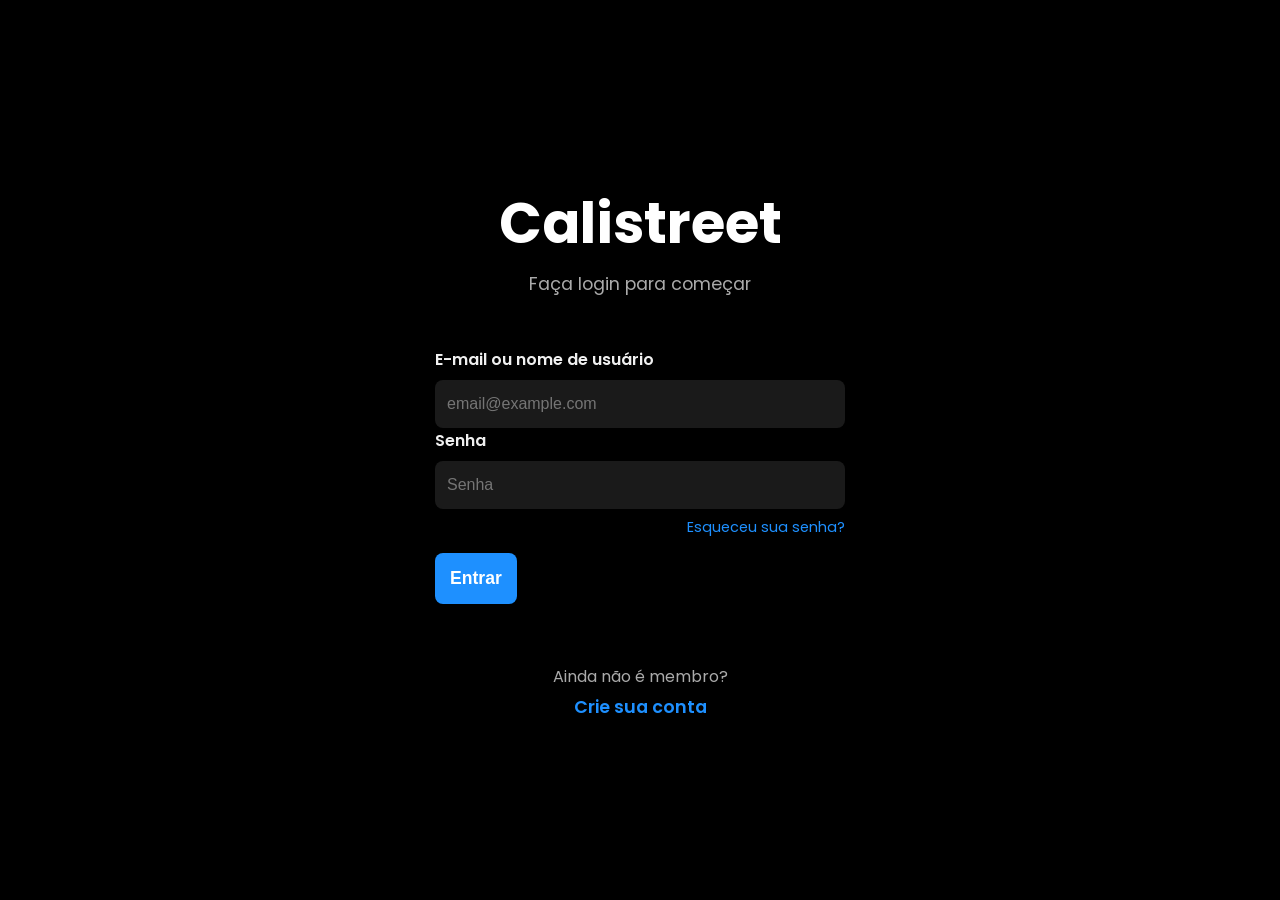
<file: client/index.html>
<!DOCTYPE html>
<html lang="pt-BR">
<head>
    <meta charset="UTF-8">
    <meta name="viewport" content="width=device-width, initial-scale=1.0">
    <title>Calistreet - Login</title>
    <link rel="stylesheet" href="styles/styles.css"> 
    <link href="https://fonts.googleapis.com/css2?family=Poppins:wght@400;600;700&display=swap" rel="stylesheet">
    <link rel="stylesheet" href="https://cdnjs.cloudflare.com/ajax/libs/font-awesome/6.0.0-beta3/css/all.min.css">
</head>
<body>
    <div class="login-container">
        <header class="login-header">
            <h1 class="app-title">Calistreet</h1>
            <p class="subtitle">Faça login para começar</p>
        </header>

        <main class="login-form">
            <form id="loginForm">
                <div id="errorMessage" class="error-message hidden"></div>
                <div class="input-group">
                    <label for="email">E-mail ou nome de usuário</label>
                    <input type="text" id="email" name="email" placeholder="email@example.com" class="input-required">
                </div>

                <div class="input-group">
                    <label for="senha">Senha</label>
                    <input type="password" id="senha" name="senha" placeholder="Senha" class="input-required">
                    <a href="redefinir-senha.html" class="forgot-password">Esqueceu sua senha?</a>
                </div>

                <button type="submit" class="btn btn-primary" id="btn-entrar">
                    Entrar
                </button>
            </form>

            <div class="register-link">
                <p>Ainda não é membro?</p>
                <a href="cadastro.html" id="btn-cria-conta">Crie sua conta</a>
            </div>
        </main>
    </div>
    <script src="scripts/validation-login.js"></script>
</body>
</html>
</file>
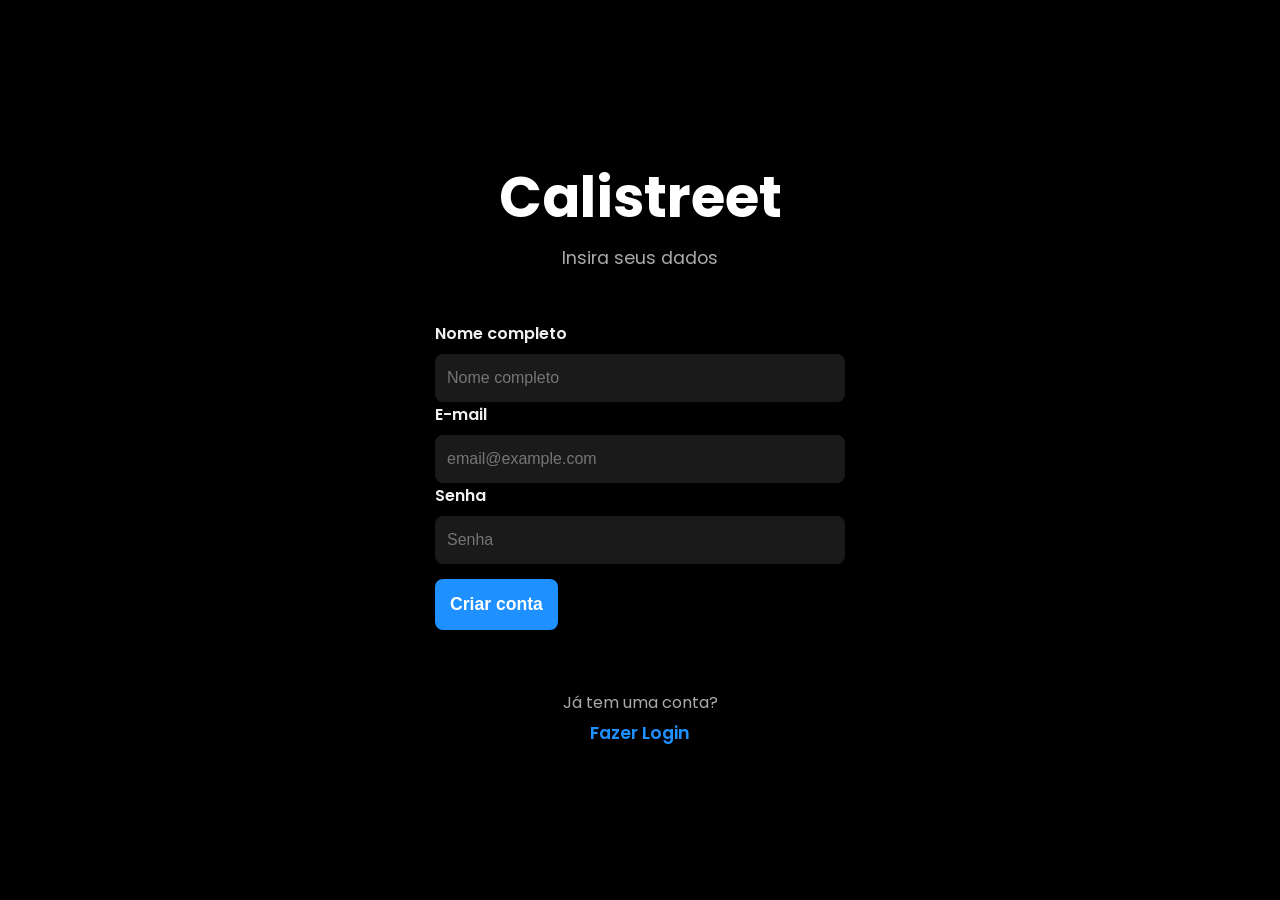
<file: client/cadastro.html>
<!DOCTYPE html>
<html lang="pt-BR">
<head>
    <meta charset="UTF-8">
    <meta name="viewport" content="width=device-width, initial-scale=1.0">
    <title>Calistreet - Cadastro</title>
    <link rel="stylesheet" href="styles/styles.css"> 
    <link href="https://fonts.googleapis.com/css2?family=Poppins:wght@400;600;700&display=swap" rel="stylesheet">
</head>
<body>
    <div class="login-container">
        <header class="login-header">
            <h1 class="app-title">Calistreet</h1>
            <p class="subtitle">Insira seus dados</p>
        </header>

        <main class="login-form">
            <form id="cadastroForm"> 
                
                <div class="input-group">
                    <label for="nome">Nome completo</label>
                    <input type="text" id="nome" name="nome" placeholder="Nome completo" class="input-required">
                </div>

                <div class="input-group">
                    <label for="email">E-mail</label>
                    <input type="email" id="email" name="email" placeholder="email@example.com" class="input-required">
                </div>

                <div class="input-group">
                    <label for="senha">Senha</label>
                    <input type="password" id="senha" name="senha" placeholder="Senha" class="input-required">
                </div>

                <button type="submit" class="btn btn-primary" id="btn-criar-conta">
                    Criar conta
                </button>
            </form>
            
            <div class="register-link">
                <p>Já tem uma conta?</p>
                <a href="index.html" id="btn-ir-login">Fazer Login</a>
            </div>
        </main>
        <script src="scripts/validation.js"></script>
    </div>
</body>
</html>
</file>
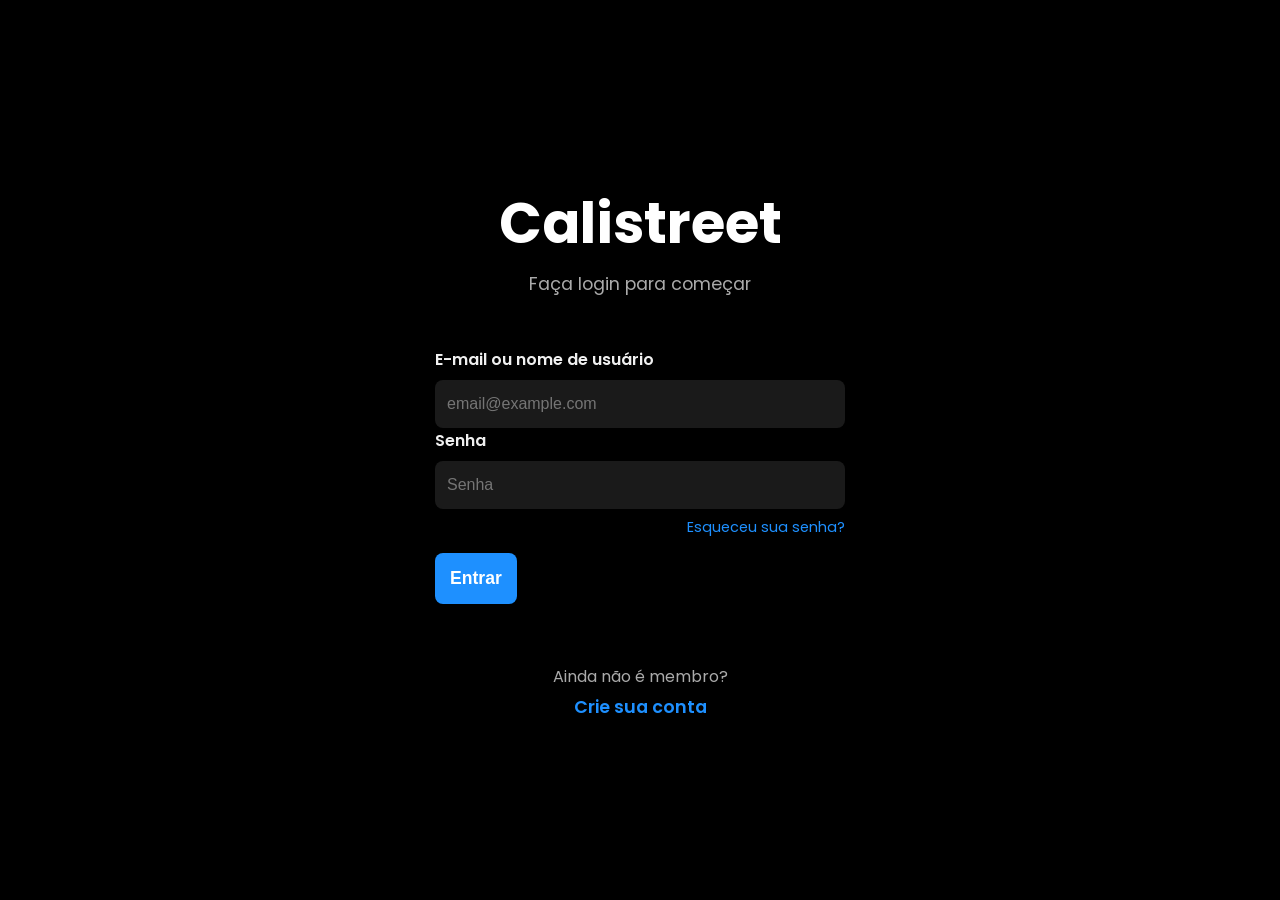
<file: client/dashboard.html>
<!DOCTYPE html>
<html lang="pt-BR">
<head>
    <meta charset="UTF-8">
    <meta name="viewport" content="width=device-width, initial-scale=1.0">
    <title>Calistreet - Dashboard</title>
    <link href="https://fonts.googleapis.com/css2?family=Fredoka+One&family=Poppins:wght@400;600;700&display=swap" rel="stylesheet">
    <link rel="stylesheet" href="styles/styles.css"> 
    <link rel="stylesheet" href="styles/dashboard.css">
    <link rel="stylesheet" href="https://cdnjs.cloudflare.com/ajax/libs/font-awesome/6.0.0-beta3/css/all.min.css">
</head>
<body>

    <nav class="sidebar" id="sidebar">
        <div class="sidebar-header">
            <h2 class="app-title">Calistreet</h2>
            <button class="close-menu" id="close-menu"><i class="fas fa-times"></i></button>
        </div>
        <ul class="sidebar-menu">
            <li><a href="dashboard.html"><i class="fas fa-home"></i> Dashboard</a></li>
            <li><a href="perfil.html"><i class="fas fa-user-circle"></i> Meu perfil</a></li>
            <li><a href="meus-treinos.html"><i class="fas fa-dumbbell"></i> Treinos</a></li>
            <li><a href="progresso.html"><i class="fas fa-chart-line"></i> Progresso</a></li>
            <li><a href="exercicios-catalogo.html"><i class="fas fa-list-ul"></i> Exercícios</a></li>
        </ul>
    </nav>
    
    <div class="main-content" id="main-content">

        <header class="dashboard-header">
            <button class="menu-icon-static" id="menu-icon-static">
                <i class="fas fa-bars"></i>
            </button>
            <h1 class="welcome-title">Bem vindo, Usuário Calistreet!</h1> 
            
            <div class="header-placeholder"></div> 
        </header>

        <main class="dashboard-body-container">
            
            <section class="dashboard-cards">
                <article class="card-option treino-do-dia" data-dia="segunda quarta" style="display: none;">
                    <div class="card-icon"><i class="fas fa-calendar-day"></i></div> 
                    <div class="card-details">
                        <h3>Treino do dia</h3>
                        <p>Treino de Costas (Segunda e Quarta)</p>
                        <button class="btn btn-primary btn-small">Iniciar</button>
                    </div>
                </article>

                <article class="card-option">
                    <div class="card-icon"><i class="fas fa-plus-circle"></i></div> 
                    <div class="card-details">
                        <h3>Crie um treino</h3>
                        <p>Monte um treino personalizado.</p>
                        <button class="btn btn-primary btn-small" onclick="window.location.href='treino-form.html?novo=true'">Criar</button>
                    </div>
                </article>
                
                <article class="card-option">
                    <div class="card-icon"><i class="fas fa-list-alt"></i></div> 
                    <div class="card-details">
                        <h3>Meus treinos</h3>
                        <p>Gerencie os seus treinos.</p>
                        <button class="btn btn-primary btn-small" onclick="window.location.href='meus-treinos.html'">Visualizar</button>
                    </div>
                </article>
            </section>

        </main>
    </div>
    
        
        <footer class="main-footer">
            <div class="footer-content">
                <div class="footer-branding">
                    <p class="footer-app-title">Calistreet</p> </div>
                
                <div class="footer-links">
                    <div class="contribution-text-group">
                        <p class="contribution-text">Contribua para a melhoria do site</p>
                        <a href="#">Contatos</a>
                        <a href="#">Doações</a>
                    </div>
                </div>
                
                <div class="footer-social-group">
                    <a href="#"><i class="fab fa-twitter"></i></a>
                    <a href="#"><i class="fab fa-instagram"></i></a>
                    <a href="#"><i class="fab fa-youtube"></i></a>
                    <a href="#"><i class="fab fa-linkedin"></i></a>
                </div>
            </div>
        </footer>
        
    
    <script src="scripts/api-service.js"></script>     
    <!-- <script src="scripts/fetch-authenticated.js"></script> -->
    <script src="scripts/auth-guard.js"></script>
    <script src="scripts/menu-toggle.js"></script>
    <script src="scripts/dashboard.js"></script>
</body>
</html>
</file>
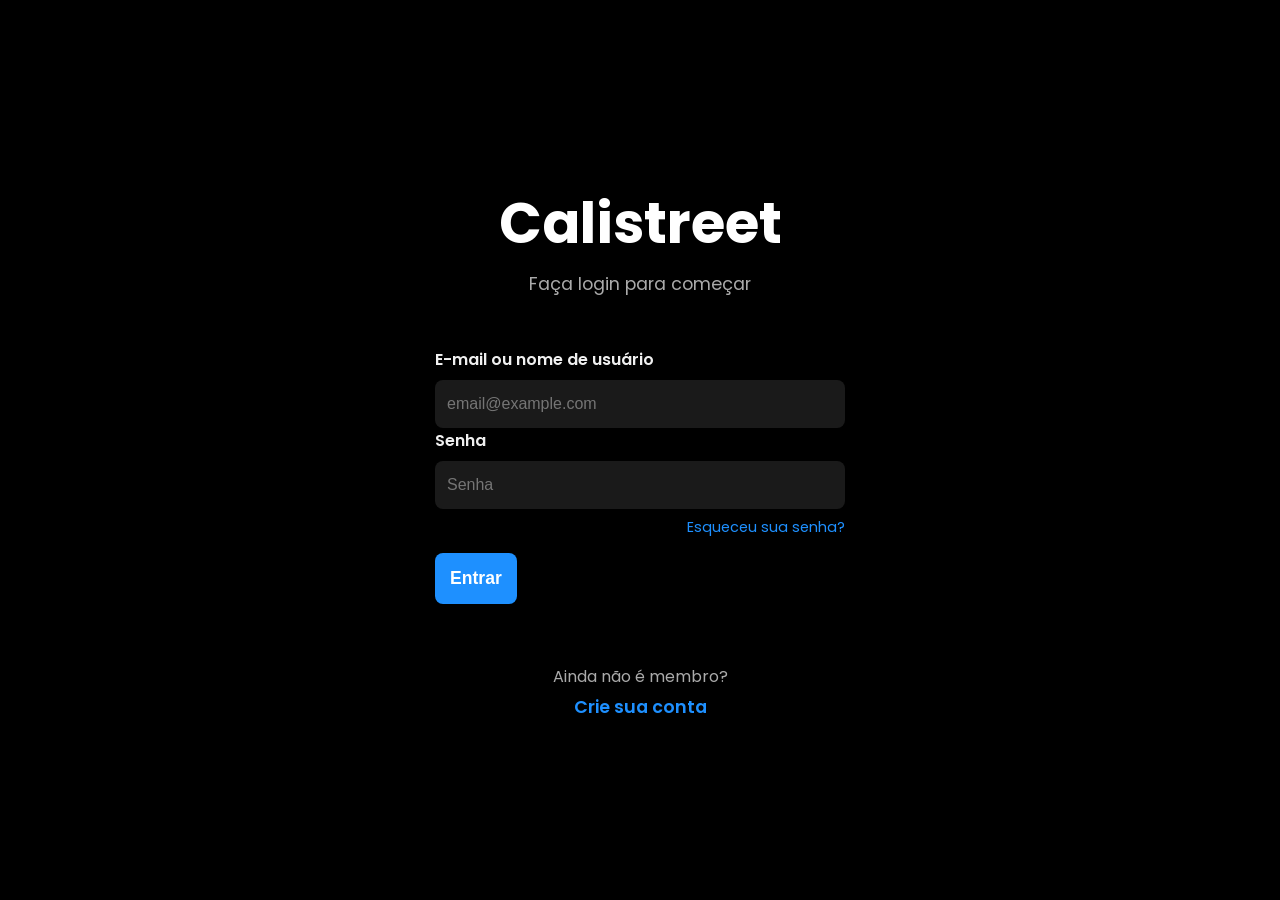
<file: client/exercicios-catalogo.html>
<!DOCTYPE html>
<html lang="pt-BR">
<head>
    <meta charset="UTF-8">
    <meta name="viewport" content="width=device-width, initial-scale=1.0">
    <title>Calistreet - Biblioteca de Exercícios</title>
    <link href="https://fonts.googleapis.com/css2?family=Fredoka+One&family=Poppins:wght@400;600;700&display=swap" rel="stylesheet">
    <link rel="stylesheet" href="styles/styles.css"> 
    <link rel="stylesheet" href="styles/dashboard.css">
    <link rel="stylesheet" href="styles/exercicios.css"> <link rel="stylesheet" href="https://cdnjs.cloudflare.com/ajax/libs/font-awesome/6.0.0-beta3/css/all.min.css">
</head>
<body>
    
    <nav class="sidebar" id="sidebar">
        <div class="sidebar-header">
            <h2 class="app-title">Calistreet</h2>
            <button class="close-menu" id="close-menu"><i class="fas fa-times"></i></button>
        </div>
        <ul class="sidebar-menu">
            <li><a href="dashboard.html"><i class="fas fa-home"></i> Dashboard</a></li>
            <li><a href="perfil.html"><i class="fas fa-user-circle"></i> Meu perfil</a></li>
            <li><a href="meus-treinos.html"><i class="fas fa-dumbbell"></i> Treinos</a></li>
            <li><a href="progresso.html"><i class="fas fa-chart-line"></i> Progresso</a></li>
            <li><a href="exercicios-catalogo.html"><i class="fas fa-list-ul"></i> Exercícios</a></li>
        </ul>
    </nav>
    
    <div class="main-content" id="main-content">

        <header class="dashboard-header">
            <button class="menu-icon-static" id="menu-icon-static">
                <i class="fas fa-bars"></i>
            </button>
            <h1 class="welcome-title">Exercícios</h1> 
            <div class="header-placeholder"></div> 
        </header>

        <main class="exercicios-body">
            
            <section class="page-intro">
                <h2 class="intro-title">Exercícios</h2>
                <p class="intro-subtitle">
                    Explore os movimentos de acordo com seu grupo e sub-grupo muscular.
                </p>

                <!-- 🔍 Barra de filtros -->
                <div class="search-controls">

                    <!-- Buscar por nome -->
                    <input
                        type="text"
                        id="filterNome"
                        class="search-input"
                        placeholder="Buscar exercício pelo nome..."
                    />

                    <!-- Buscar por equipamento -->
                    <input
                        type="text"
                        id="filterEquipamentos"
                        class="search-input"
                        placeholder="Equipamento (barra, argolas, solo...)"
                    />

                    <!-- Botão aplicar filtros -->
                    <button
                        id="applyFilters"
                        class="btn btn-icon btn-filter"
                        title="Aplicar filtros"
                    >
                        <i class="fas fa-filter"></i>
                    </button>

                </div>
            </section>
            
            <section class="muscle-group-filters">
                <button class="btn btn-filter-group active-blue" data-group="SUPERIOR">Superior</button>
                <button class="btn btn-filter-group" data-group="CORE">Core</button>
                <button class="btn btn-filter-group" data-group="INFERIOR">Inferior</button>
            </section>
            
            <section class="muscle-subgroup-filters" id="subgroup-filters">
                
            </section>
            
            <section class="exercise-grid">
                
                <article class="exercise-card" data-exercicio-id="${exercicio.id}">
                    <div class="card-image-placeholder">
                        <i class="fas fa-dumbbell"></i>
                    </div>
                    <div class="card-content" onclick="openExerciseModal(this.closest('.exercise-card'))">
                        <h3 class="card-title">${exercicio.nome}</h3>
                        <p class="card-description">
                            Grupo: ${exercicio.grupoMuscular} | Equip.: ${exercicio.equipamentosNecessarios || 'Nenhum'}
                        </p>
                    </div>
                    <button class="btn btn-icon btn-add-to-treino ${selectedClass}" type="button" data-exercicio-id="${exercicio.id}">
                        <i class="${iconClass}"></i>
                    </button>
                </article>
                
                </section>

        </main>
        
        <div id="exerciseModal" class="modal hidden">
            <div class="modal-content">
                <button class="close-modal"><i class="fas fa-times"></i></button>
                <h2 id="modal-title">Nome do Exercício</h2>
                <div id="modal-image" class="modal-image-placeholder"></div>
                <p id="modal-description">Descrição completa do exercício...</p>
                <button class="btn btn-primary">Adicionar ao Treino</button>
            </div>
        </div>

    </div> 
    
        <footer class="main-footer">
            <div class="footer-content">
                <div class="footer-branding">
                    <p class="footer-app-title">Calistreet</p> </div>
                
                <div class="footer-links">
                    <div class="contribution-text-group">
                        <p class="contribution-text">Contribua para a melhoria do site</p>
                        <a href="#">Contatos</a>
                        <a href="#">Doações</a>
                    </div>
                </div>
                
                <div class="footer-social-group">
                    <a href="#"><i class="fab fa-twitter"></i></a>
                    <a href="#"><i class="fab fa-instagram"></i></a>
                    <a href="#"><i class="fab fa-youtube"></i></a>
                    <a href="#"><i class="fab fa-linkedin"></i></a>
                </div>
            </div>
        </footer>

    <!-- <script src="scripts/fetch-authenticated.js"></script> -->
    <script src="scripts/auth-guard.js"></script>
    <script src="scripts/api-service.js"></script>
    <script src="scripts/menu-toggle.js"></script>
    <script src="scripts/exercicios-catalogo.js"></script> 
</body>
</html>
</file>
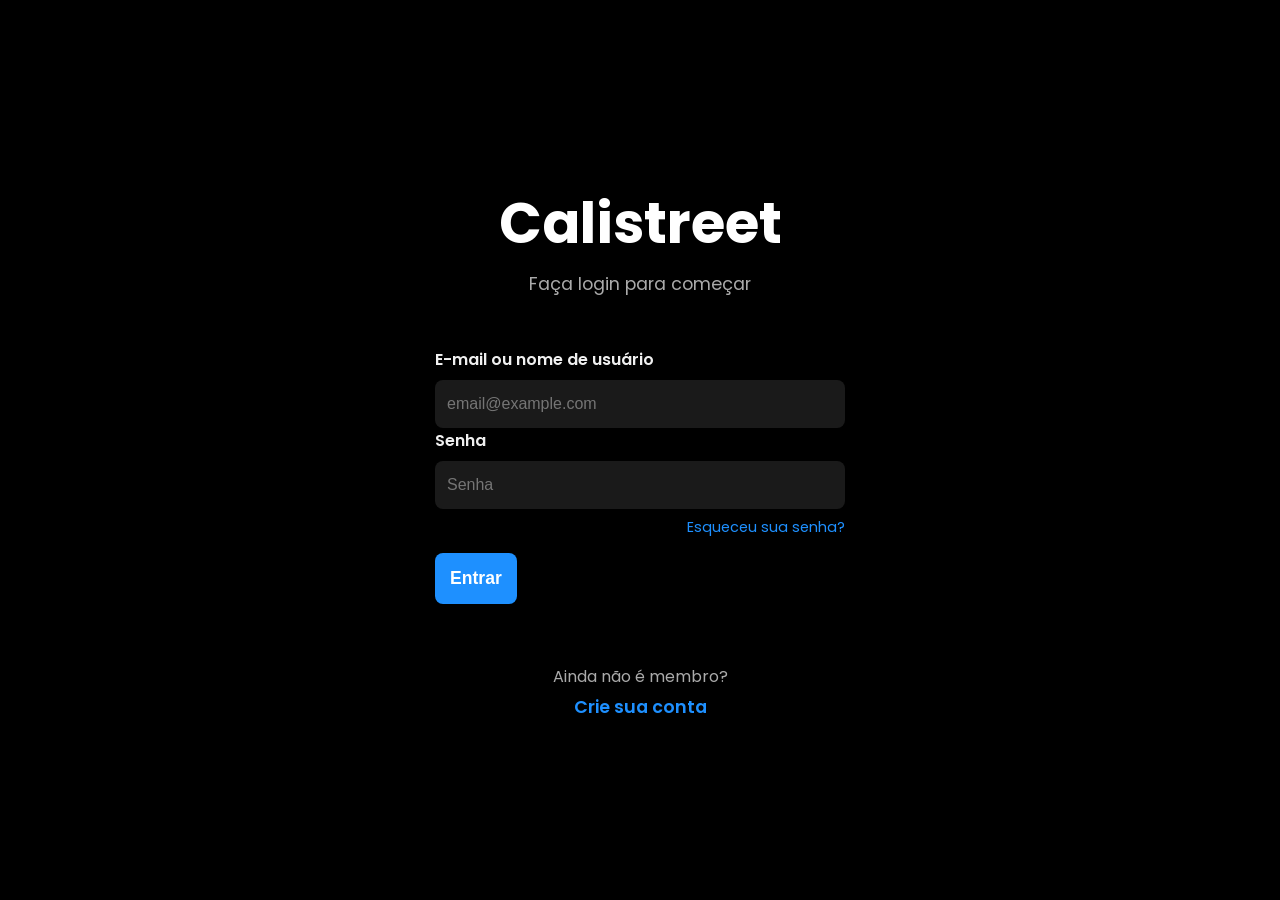
<file: client/meus-treinos.html>
<!DOCTYPE html>
<html lang="pt-BR">
<head>
    <meta charset="UTF-8">
    <meta name="viewport" content="width=device-width, initial-scale=1.0">
    <title>Calistreet - Meus Treinos</title>
    <link href="https://fonts.googleapis.com/css2?family=Fredoka+One&family=Poppins:wght@400;600;700&display=swap" rel="stylesheet">
    <link rel="stylesheet" href="styles/styles.css"> 
    <link rel="stylesheet" href="styles/dashboard.css">
    <link rel="stylesheet" href="styles/treinos-catalogo.css"> <link rel="stylesheet" href="https://cdnjs.cloudflare.com/ajax/libs/font-awesome/6.0.0-beta3/css/all.min.css">
</head>
<body>

    <nav class="sidebar" id="sidebar">
        <div class="sidebar-header">
            <h2 class="app-title">Calistreet</h2>
            <button class="close-menu" id="close-menu"><i class="fas fa-times"></i></button>
        </div>
        <ul class="sidebar-menu">
            <li><a href="dashboard.html"><i class="fas fa-home"></i> Dashboard</a></li>
            <li><a href="perfil.html"><i class="fas fa-user-circle"></i> Meu perfil</a></li>
            <li><a href="meus-treinos.html"><i class="fas fa-dumbbell"></i> Treinos</a></li>
            <li><a href="progresso.html"><i class="fas fa-chart-line"></i> Progresso</a></li>
            <li><a href="exercicios-catalogo.html"><i class="fas fa-list-ul"></i> Exercícios</a></li>
        </ul>
    </nav>
    
    <div class="main-content" id="main-content">

        <header class="dashboard-header">
            <button class="menu-icon-static" id="menu-icon-static">
                <i class="fas fa-bars"></i>
            </button>
            <h1 class="welcome-title">Meus Treinos</h1> 
            <div class="header-placeholder"></div> 
        </header>

        <main class="catalogo-body">
            
            <section class="page-intro">
                <h2 class="intro-title">Meus Treinos</h2>
                <p class="intro-subtitle">Atualize e/ou remova exercícios.</p>
                <div class="search-controls">
                    <input
                        type="text"
                        id="filterNome"
                        class="search-input"
                        placeholder="Buscar por nome do treino..."
                    />

                    <select id="filterNivel" class="search-select">
                        <option value="">Todos os níveis</option>
                        <option value="INICIANTE">Iniciante</option>
                        <option value="INTERMEDIARIO">Intermediário</option>
                        <option value="AVANCADO">Avançado</option>
                    </select>

                    <input
                        type="date"
                        id="filterData"
                        class="search-date"
                    />

                    <button id="applyFilters" class="btn btn-icon btn-filter">
                        <i class="fas fa-filter"></i>
                    </button>
                </div>
            </section>

            <section class="treinos-list">
            </section>

        </main>
        
    </div> 
    
    <footer class="main-footer">
        <div class="footer-content">
            <div class="footer-branding">
                <p class="footer-app-title">Calistreet</p> </div>
            <div class="footer-links">
                <div class="contribution-text-group">
                    <p class="contribution-text">Contribua para a melhoria do site</p>
                    <a href="#">Contatos</a>
                    <a href="#">Doações</a>
                </div>
            </div>
            <div class="footer-social-group">
                <a href="#"><i class="fab fa-twitter"></i></a>
                <a href="#"><i class="fab fa-instagram"></i></a>
            </div>
        </div>
    </footer>

    <!-- <script src="scripts/fetch-authenticated.js"></script> -->
    <script src="scripts/auth-guard.js"></script>
    <script src="scripts/api-service.js"></script>
    <script src="scripts/menu-toggle.js"></script>
    <script src="scripts/treinos-catalogo.js"></script> 
</body>
</html>
</file>
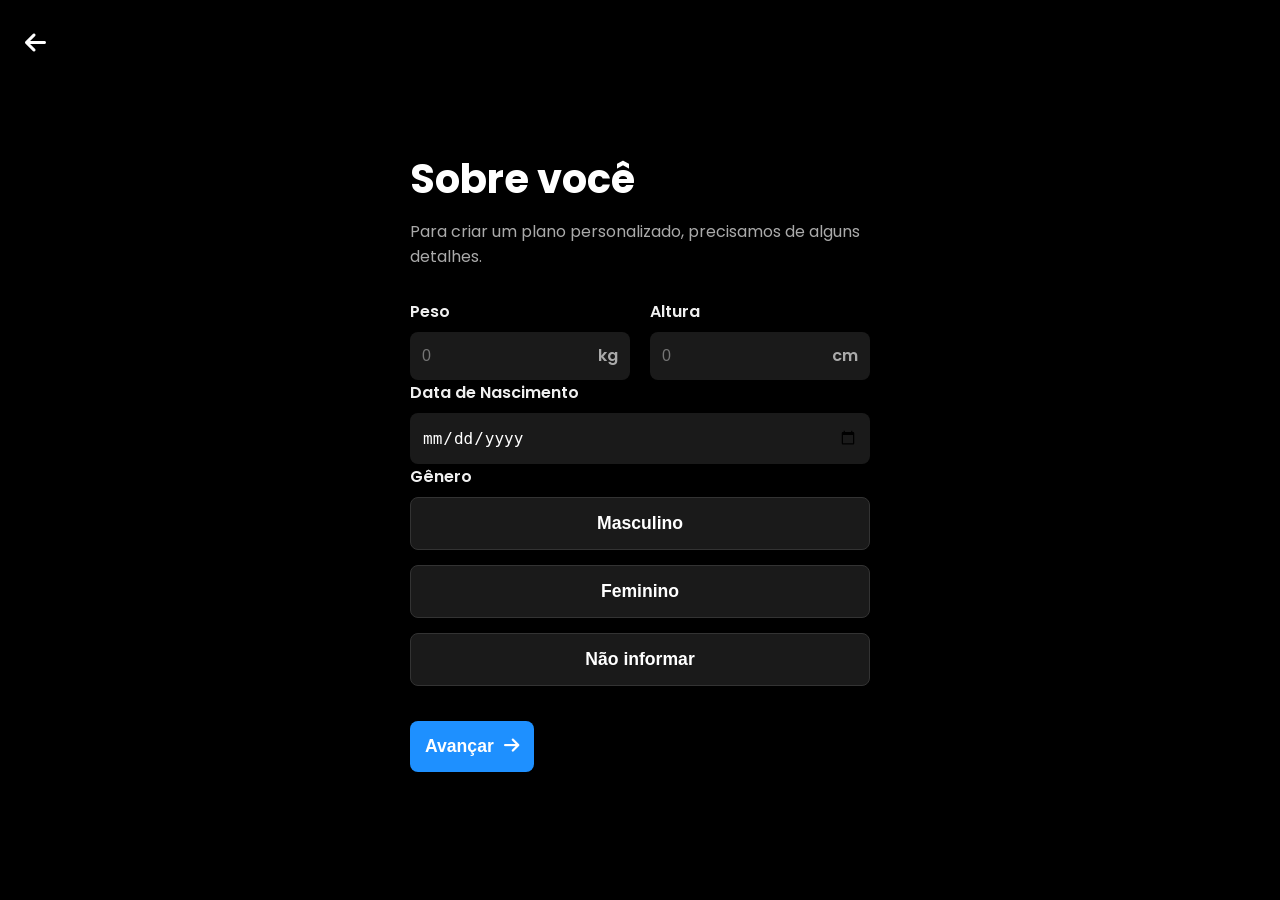
<file: client/perfil-onboarding-1.html>
<!DOCTYPE html>
<html lang="pt-BR">
<head>
    <meta charset="UTF-8">
    <meta name="viewport" content="width=device-width, initial-scale=1.0">
    <title>Calistreet - Sobre Você</title>
    <link rel="stylesheet" href="styles/styles.css"> 
    <link rel="stylesheet" href="styles/onboarding.css"> 
    <link href="https://fonts.googleapis.com/css2?family=Poppins:wght@400;600;700&display=swap" rel="stylesheet">
    <link rel="stylesheet" href="https://cdnjs.cloudflare.com/ajax/libs/font-awesome/6.0.0-beta3/css/all.min.css">
</head>
<body>
    <div class="onboarding-container">
        
        <a href="cadastro.html" class="back-arrow"><i class="fas fa-arrow-left"></i></a>

        <header class="onboarding-header">
            <h1 class="onboarding-title">Sobre você</h1>
            <p class="onboarding-subtitle">Para criar um plano personalizado, precisamos de alguns detalhes.</p>
        </header>

        <main class="onboarding-form">
            <form id="onboarding1Form"> 
            
                <div class="input-row">
                    <div class="input-group">
                        <label for="peso">Peso</label>
                        <div class="input-with-unit">
                            <input type="number" id="peso" name="peso" placeholder="0" class="input-required">
                            <span class="unit">kg</span>
                        </div>
                    </div>

                    <div class="input-group">
                        <label for="altura">Altura</label>
                        <div class="input-with-unit">
                            <input type="number" id="altura" name="altura" placeholder="0" class="input-required">
                            <span class="unit">cm</span>
                        </div>
                    </div>
                </div>

                <div class="input-group">
                    <label for="data-nasc">Data de Nascimento</label>
                    <input type="date" id="data-nasc" name="dataNasc" placeholder="DD / MM / AAAA" class="input-required">
                </div>

                <div class="input-group">
                    <label>Gênero</label>
                    <div class="gender-options">
                        <input type="hidden" id="genero" name="genero" class="input-required" value=""> 

                        <button type="button" class="btn btn-option gender-select" data-value="MASCULINO">Masculino</button>
                        <button type="button" class="btn btn-option gender-select" data-value="FEMININO">Feminino</button>
                        <button type="button" class="btn btn-option gender-select" data-value="OUTRO">Não informar</button>
                    </div>
                </div>
                
                
                <button type="submit" class="btn btn-primary btn-next" id="btn-onboarding-1">
                    Avançar <i class="fas fa-arrow-right"></i>
                </button>
            </form>
        </main>
    </div>
    <script src="scripts/fetch-authenticated.js"></script>
    <script src="scripts/onboarding-validation.js"></script>
    <script src="scripts/selection.js"></script>
                
</body>
</html>
</file>
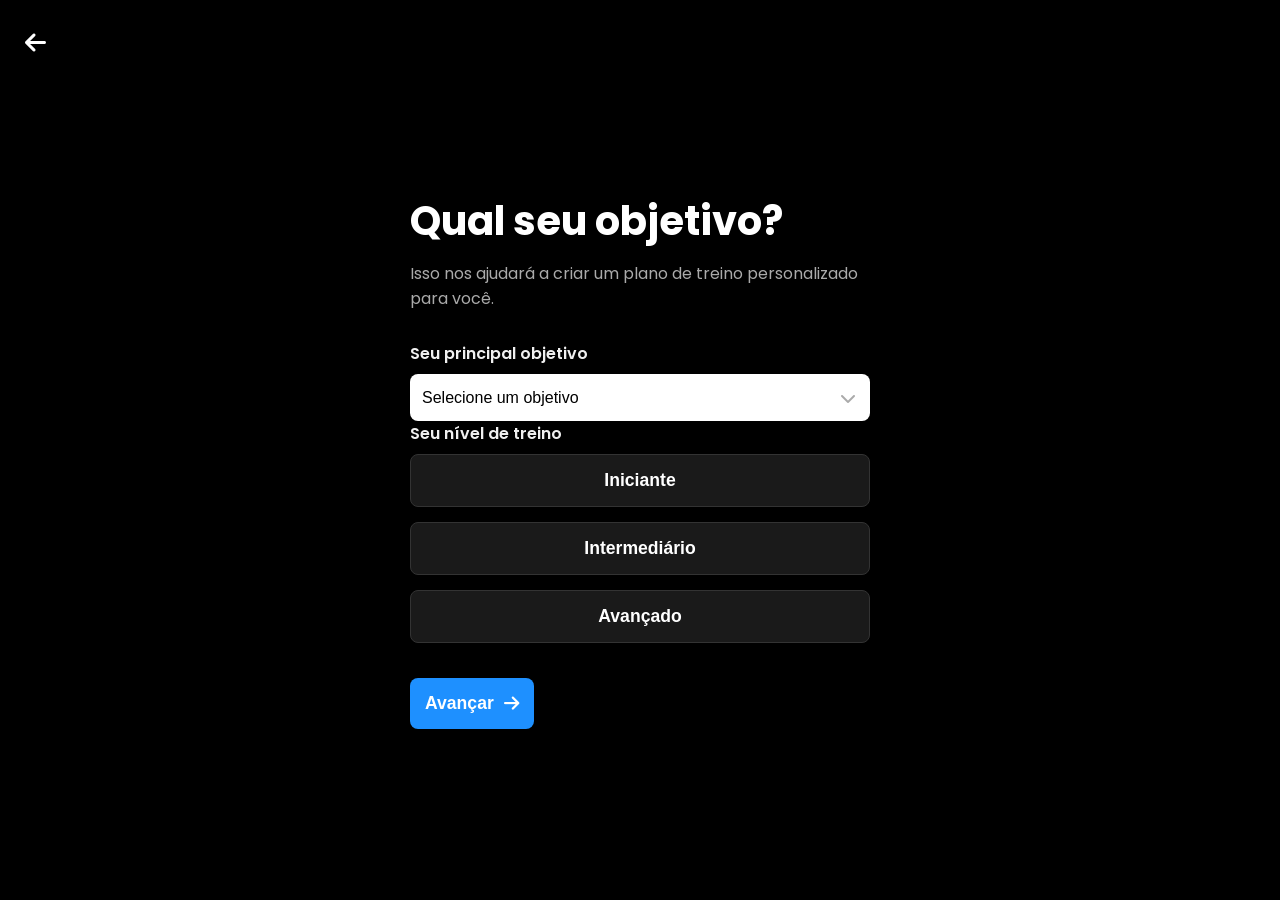
<file: client/perfil-onboarding-2.html>
<!DOCTYPE html>
<html lang="pt-BR">
<head>
    <meta charset="UTF-8">
    <meta name="viewport" content="width=device-width, initial-scale=1.0">
    <title>Calistreet - Qual seu Objetivo?</title>
    <link rel="stylesheet" href="styles/styles.css"> 
    <link rel="stylesheet" href="styles/onboarding.css"> 
    <link href="https://fonts.googleapis.com/css2?family=Poppins:wght@400;600;700&display=swap" rel="stylesheet">
    <link rel="stylesheet" href="https://cdnjs.cloudflare.com/ajax/libs/font-awesome/6.0.0-beta3/css/all.min.css">
</head>
<body>
    <div class="onboarding-container">
        
        <a href="perfil-onboarding-1.html" class="back-arrow"><i class="fas fa-arrow-left"></i></a>

        <header class="onboarding-header">
            <h1 class="onboarding-title">Qual seu objetivo?</h1>
            <p class="onboarding-subtitle">Isso nos ajudará a criar um plano de treino personalizado para você.</p>
        </header>

        <main class="onboarding-form">
            <form id="onboarding2Form"> 
                
                <div class="input-group">
                    <label for="objetivo">Seu principal objetivo</label>
                    <div class="select-container"> 
                        <select id="objetivo" name="objetivo" class="input-required">
                            <option value="" disabled selected>Selecione um objetivo</option>
                            <option value="HIPERTROFIA">Ganhar massa muscular</option>
                            <option value="PERDER_GORDURA">Perda de peso</option>
                            <option value="RESISTENCIA">Resistência</option>
                            <option value="MOBILIDADE">Mobilidade</option>
                            <option value="FRONT_LEVER">Front Lever (Específico)</option>
                        </select>
                    </div>
                </div>

                <div class="input-group">
                    <label>Seu nível de treino</label>
                    <div class="nivel-options">
                        <input type="hidden" id="nivelamento" name="nivelamento" class="input-required" value=""> 

                        <button type="button" class="btn btn-option nivel-select" data-value="INICIANTE">Iniciante</button>
                        <button type="button" class="btn btn-option nivel-select" data-value="INTERMEDIARIO">Intermediário</button>
                        <button type="button" class="btn btn-option nivel-select" data-value="AVANCADO">Avançado</button>
                    </div>
                </div>
                
                <button type="submit" class="btn btn-primary btn-next" id="btn-onboarding-2">
                    Avançar <i class="fas fa-arrow-right"></i>
                </button>
            </form>
        </main>
    </div>
    
    <script src="scripts/fetch-authenticated.js"></script>
    <script src="scripts/onboarding-validation.js"></script>
    <script src="scripts/selection.js"></script> 
</body>
</html>
</file>
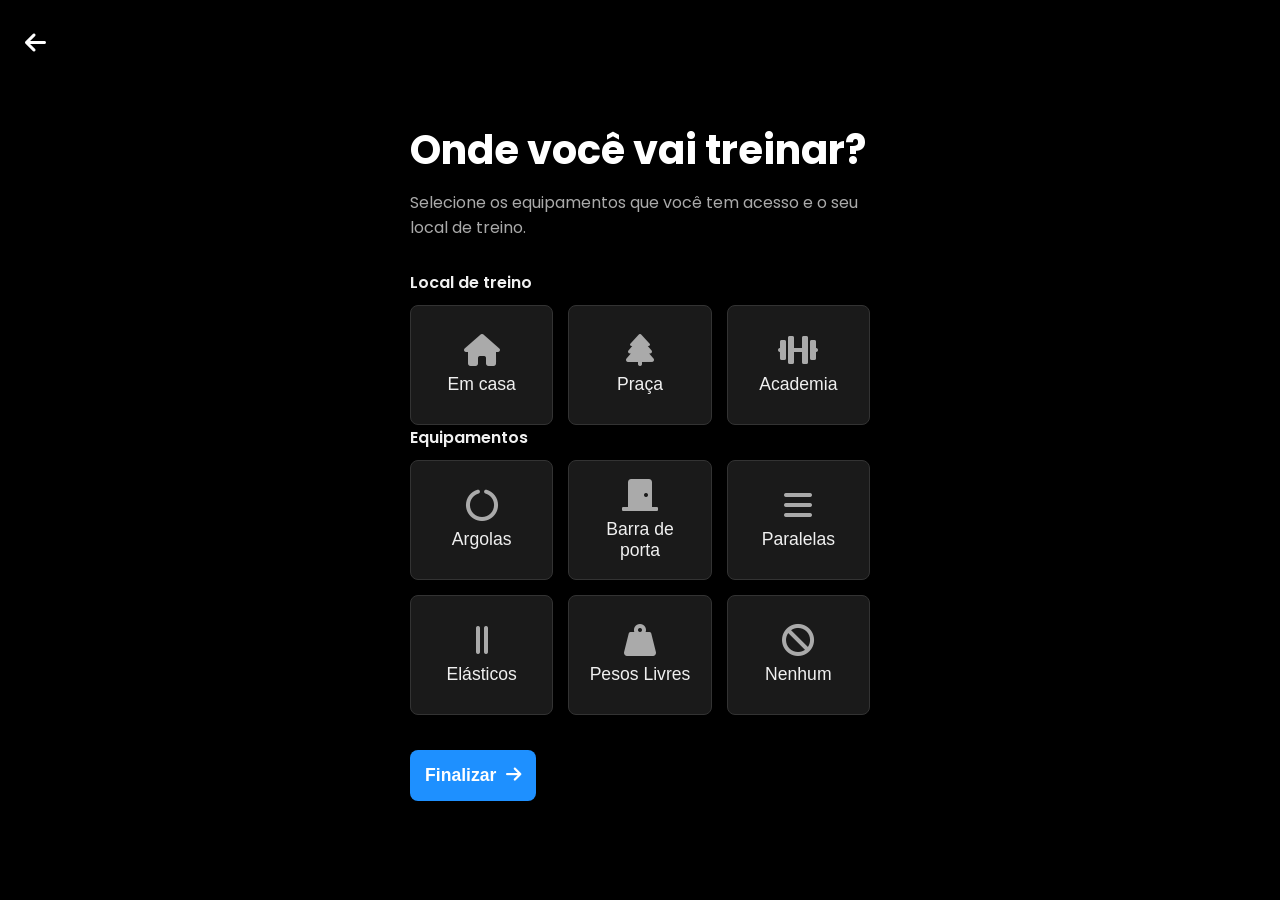
<file: client/perfil-onboarding-3.html>
<!DOCTYPE html>
<html lang="pt-BR">
<head>
    <meta charset="UTF-8">
    <meta name="viewport" content="width=device-width, initial-scale=1.0">
    <title>Calistreet - Equipamentos</title>
    <link rel="stylesheet" href="styles/styles.css"> 
    <link rel="stylesheet" href="styles/onboarding.css"> 
    <link href="https://fonts.googleapis.com/css2?family=Poppins:wght@400;600;700&display=swap" rel="stylesheet">
    <link rel="stylesheet" href="https://cdnjs.cloudflare.com/ajax/libs/font-awesome/6.0.0-beta3/css/all.min.css">
</head>
<body>
    <div class="onboarding-container">
        
        <a href="perfil-onboarding-2.html" class="back-arrow"><i class="fas fa-arrow-left"></i></a>

        <header class="onboarding-header">
            <h1 class="onboarding-title">Onde você vai treinar?</h1>
            <p class="onboarding-subtitle">Selecione os equipamentos que você tem acesso e o seu local de treino.</p>
        </header>

        <main class="onboarding-form">
            <form id="onboarding3Form"> 
            
                <div class="input-group">
                    <label>Local de treino</label>
                    <div class="selection-grid location-grid" data-group="local">
                        <input type="hidden" id="localTreino" name="localTreino" class="input-required" value=""> 

                        <button type="button" class="btn btn-selection select-local" data-value="CASA">
                            <i class="fas fa-home"></i> Em casa
                        </button>
                        <button type="button" class="btn btn-selection select-local" data-value="PRACA">
                            <i class="fas fa-tree"></i> Praça
                        </button>
                        <button type="button" class="btn btn-selection select-local" data-value="ACADEMIA">
                            <i class="fas fa-dumbbell"></i> Academia
                        </button>
                    </div>
                </div>

                <div class="input-group">
                    <label>Equipamentos</label>
                    <div class="selection-grid equipment-grid" data-group="equipamentos">
                         <input type="hidden" id="equipamentos" name="equipamentos" class="input-required" value=""> 

                        <button type="button" class="btn btn-selection select-equipment" data-value="ARGOLAS">
                            <i class="fas fa-circle-notch"></i> Argolas
                        </button>
                        <button type="button" class="btn btn-selection select-equipment" data-value="BARRADEDOOR">
                            <i class="fas fa-door-closed"></i> Barra de porta
                        </button>
                        <button type="button" class="btn btn-selection select-equipment" data-value="PARALELAS">
                            <i class="fas fa-bars"></i> Paralelas
                        </button>
                        <button type="button" class="btn btn-selection select-equipment" data-value="ELASTICOS">
                            <i class="fas fa-grip-lines-vertical"></i> Elásticos
                        </button>
                        <button type="button" class="btn btn-selection select-equipment" data-value="PESOS">
                            <i class="fas fa-weight-hanging"></i> Pesos Livres
                        </button>
                        <button type="button" class="btn btn-selection select-equipment" data-value="NENHUM">
                            <i class="fas fa-ban"></i> Nenhum
                        </button>
                    </div>
                </div>
            
                <button type="submit" class="btn btn-primary btn-next" id="btn-finalizar-onboarding">
                    Finalizar <i class="fas fa-arrow-right"></i>
                </button>
            </form>
        </main>
    </div>
    
    <script src="scripts/fetch-authenticated.js"></script>
    <script src="scripts/onboarding-validation.js"></script>
    <script src="scripts/selection.js"></script> 
</body>
</html>
</file>
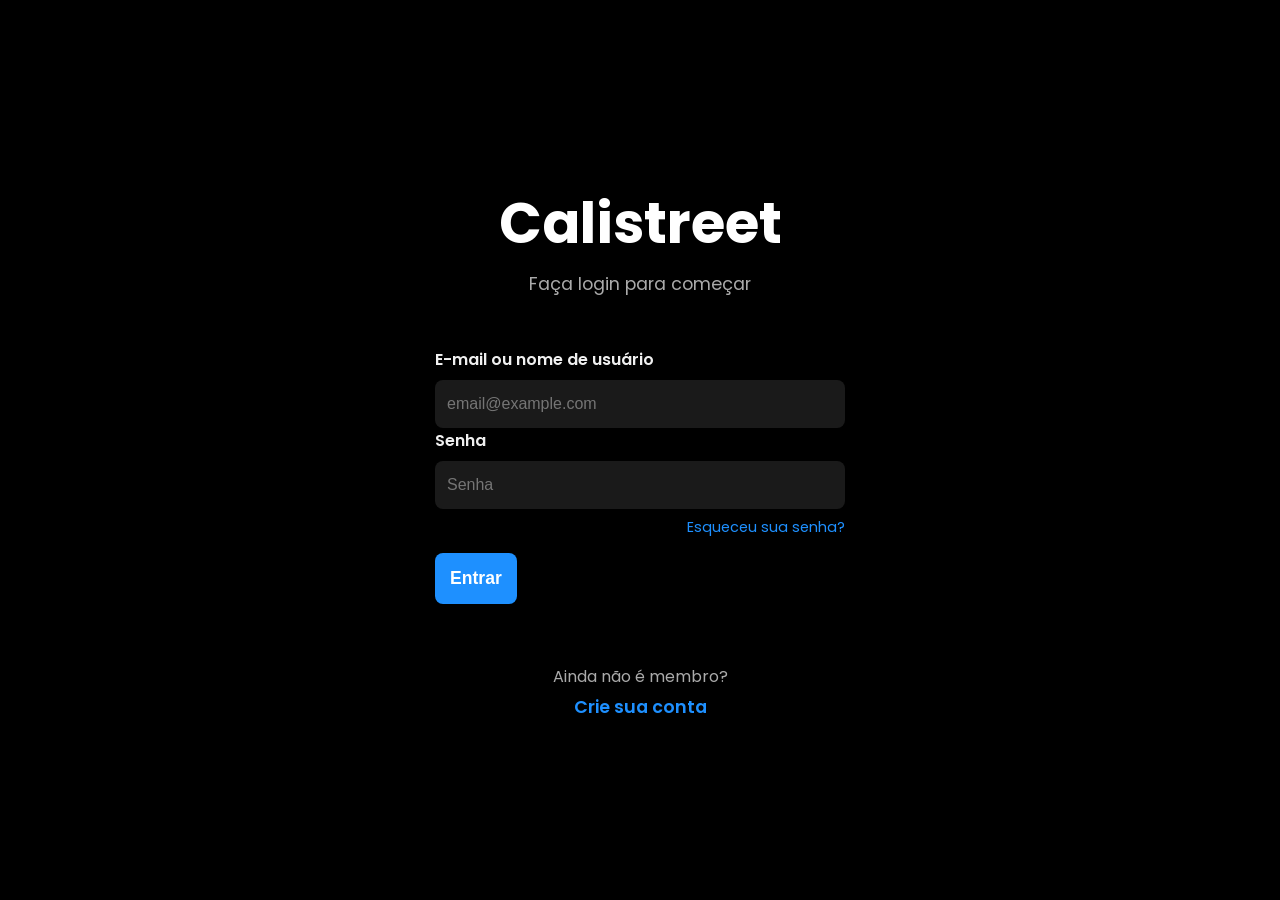
<file: client/perfil.html>
<!DOCTYPE html>
<html lang="pt-BR">
<head>
    <meta charset="UTF-8">
    <meta name="viewport" content="width=device-width, initial-scale=1.0">
    <title>Calistreet - Meu Perfil</title>

    <!-- Fonts -->
    <link href="https://fonts.googleapis.com/css2?family=Fredoka+One&family=Poppins:wght@400;600;700&display=swap" rel="stylesheet">

    <!-- Styles -->
    <link rel="stylesheet" href="styles/styles.css">
    <link rel="stylesheet" href="styles/dashboard.css">
    <link rel="stylesheet" href="styles/perfil.css">

    <!-- Icons -->
    <link rel="stylesheet" href="https://cdnjs.cloudflare.com/ajax/libs/font-awesome/6.0.0-beta3/css/all.min.css">
</head>
<body>

    <!-- Sidebar -->
    <nav class="sidebar" id="sidebar">
        <div class="sidebar-header">
            <h2 class="app-title">Calistreet</h2>
            <button class="close-menu" id="close-menu">
                <i class="fas fa-times"></i>
            </button>
        </div>
        <ul class="sidebar-menu">
            <li><a href="dashboard.html"><i class="fas fa-home"></i> Dashboard</a></li>
            <li><a href="perfil.html"><i class="fas fa-user-circle"></i> Meu perfil</a></li>
            <li><a href="meus-treinos.html"><i class="fas fa-dumbbell"></i> Treinos</a></li>
            <li><a href="progresso.html"><i class="fas fa-chart-line"></i> Progresso</a></li>
            <li><a href="exercicios-catalogo.html"><i class="fas fa-list-ul"></i> Exercícios</a></li>
        </ul>
    </nav>

    <!-- Conteúdo principal -->
    <div class="main-content" id="main-content">

        <!-- Header -->
        <header class="dashboard-header">
            <button class="menu-icon-static" id="menu-icon-static">
                <i class="fas fa-bars"></i>
            </button>
            <h1 class="welcome-title">Meu Perfil</h1>
            <div class="header-placeholder"></div>
        </header>

        <!-- Corpo -->
        <main class="perfil-body">

            <!-- Card do usuário -->
            <section class="user-info-card">

                <div class="profile-picture-placeholder">
                    <i class="fas fa-user-circle"></i>
                </div>

                <div class="profile-details">
                    <h2 class="user-name" id="user-name">Usuário</h2>
                    <p class="member-since" id="member-since">Membro desde —</p>

                    <div class="user-stats">
                        <p><strong>Peso:</strong> <span id="user-peso">—</span></p>
                        <p><strong>Altura:</strong> <span id="user-altura">—</span></p>
                        <p><strong>Objetivo:</strong> <span id="user-objetivo">—</span></p>
                        <p><strong>Equipamentos:</strong> <span id="user-equipamentos">—</span></p>
                    </div>
                </div>

                <button class="btn btn-icon btn-edit-profile" title="Editar perfil">
                    <i class="fas fa-pencil-alt"></i>
                </button>
            </section>

            <!-- Conquistas -->
            <section class="conquistas-section">
                <h2>Conquistas</h2>

                <div class="conquistas-grid">

                    <article class="conquista-card">
                        <div class="conquista-icon">
                            <i class="fas fa-medal"></i>
                        </div>
                        <h3 class="conquista-title">Primeiro treino</h3>
                        <p class="conquista-description">
                            Concluiu seu primeiro treino na plataforma.
                        </p>
                    </article>

                    <article class="conquista-card">
                        <div class="conquista-icon">
                            <i class="fas fa-stopwatch"></i>
                        </div>
                        <h3 class="conquista-title">10 minutos ativos</h3>
                        <p class="conquista-description">
                            Acumulou pelo menos 10 minutos de treino.
                        </p>
                    </article>

                </div>
            </section>

        </main>
    </div>

    <!-- Footer -->
    <footer class="main-footer">
        <div class="footer-content">
            <div class="footer-branding">
                <p class="footer-app-title">Calistreet</p>
            </div>

            <div class="footer-links">
                <div class="contribution-text-group">
                    <p class="contribution-text">Contribua para a melhoria do site</p>
                    <a href="#">Contatos</a>
                    <a href="#">Doações</a>
                </div>
            </div>

            <div class="footer-social-group">
                <a href="#"><i class="fab fa-twitter"></i></a>
                <a href="#"><i class="fab fa-instagram"></i></a>
                <a href="#"><i class="fab fa-youtube"></i></a>
                <a href="#"><i class="fab fa-linkedin"></i></a>
            </div>
        </div>
    </footer>

    <!-- Scripts -->
    <script src="scripts/auth-guard.js"></script>
    <script src="scripts/api-service.js"></script>
    <script src="scripts/menu-toggle.js"></script>
    <script src="scripts/perfil.js"></script>

</body>
</html>
</file>
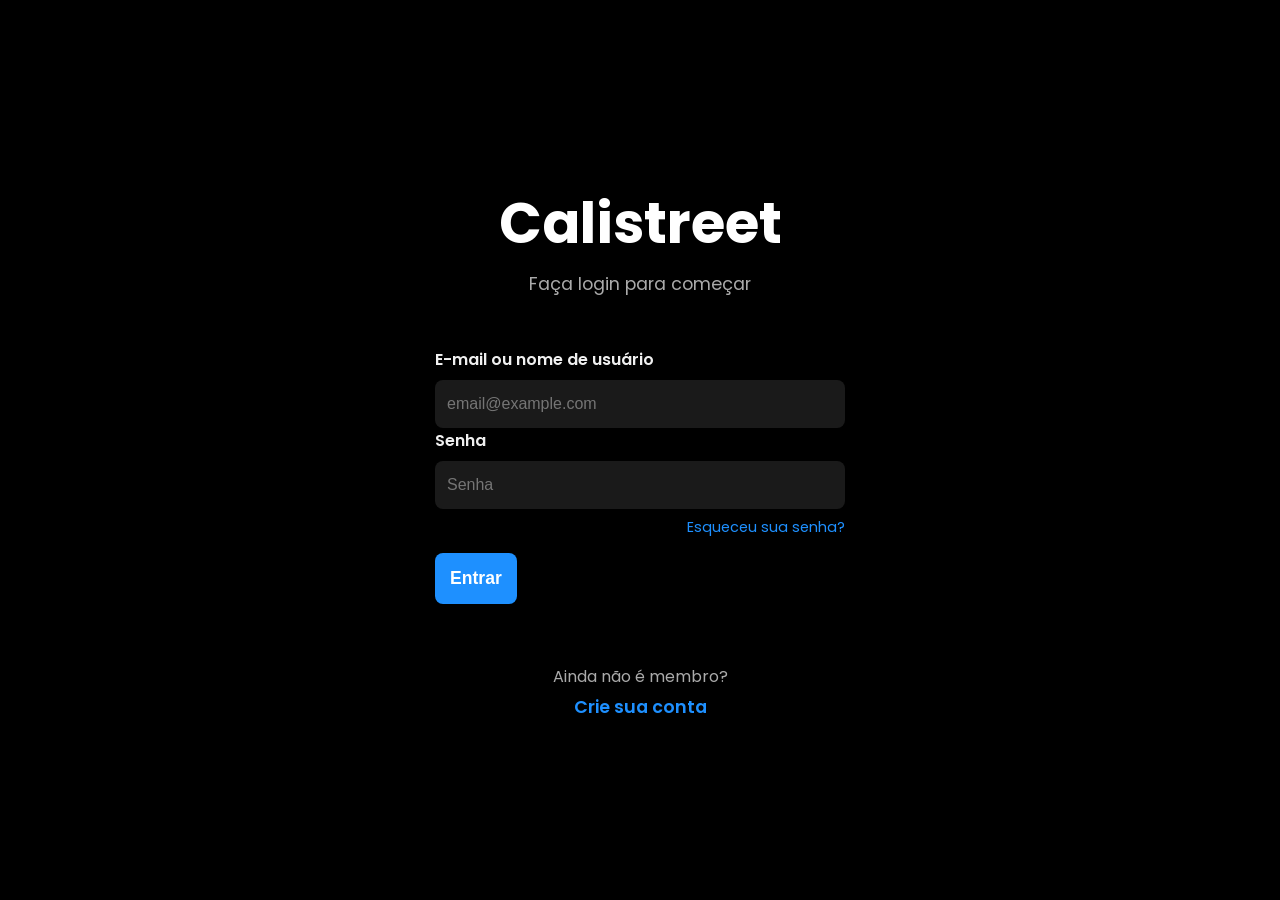
<file: client/progresso.html>
<!DOCTYPE html>
<html lang="pt-BR">
<head>
    <meta charset="UTF-8">
    <meta name="viewport" content="width=device-width, initial-scale=1.0">
    <title>Calistreet - Progresso</title>
    <link href="https://fonts.googleapis.com/css2?family=Fredoka+One&family=Poppins:wght@400;600;700&display=swap" rel="stylesheet">
    <link rel="stylesheet" href="styles/styles.css"> 
    <link rel="stylesheet" href="styles/dashboard.css">
    <link rel="stylesheet" href="styles/treinos-catalogo.css"> <link rel="stylesheet" href="styles/progresso.css"> <link rel="stylesheet" href="https://cdnjs.cloudflare.com/ajax/libs/font-awesome/6.0.0-beta3/css/all.min.css">
</head>
<body>
    
    <nav class="sidebar" id="sidebar">
        <div class="sidebar-header">
            <h2 class="app-title">Calistreet</h2>
            <button class="close-menu" id="close-menu"><i class="fas fa-times"></i></button>
        </div>
        <ul class="sidebar-menu">
            <li><a href="dashboard.html"><i class="fas fa-home"></i> Dashboard</a></li>
            <li><a href="perfil.html"><i class="fas fa-user-circle"></i> Meu perfil</a></li>
            <li><a href="meus-treinos.html"><i class="fas fa-dumbbell"></i> Treinos</a></li>
            <li><a href="progresso.html"><i class="fas fa-chart-line"></i> Progresso</a></li>
            <li><a href="exercicios-catalogo.html"><i class="fas fa-list-ul"></i> Exercícios</a></li>
        </ul>
    </nav>
    
    <div class="main-content" id="main-content">

        <header class="dashboard-header">
            <button class="menu-icon-static" id="menu-icon-static">
                <i class="fas fa-bars"></i>
            </button>
            <h1 class="welcome-title">Progresso</h1> 
            <div class="header-placeholder"></div> 
        </header>

        <main class="progresso-body">
            
            <section class="page-intro">
                <h2 class="intro-title">Acompanhe o seu progresso</h2>
                <p class="intro-subtitle">Histórico de treinos</p>
            </section>

            <section class="progresso-filtros">
                <h2>Filtrar histórico</h2>

                <div class="filtros-grid">
                    <div class="filtro-group">
                        <label>Nome do treino</label>
                        <input id="filtro-nome" type="text" placeholder="Ex: Treino A">
                    </div>

                    <div class="filtro-group">
                        <label>Data de conclusão</label>
                        <input id="filtro-data-conclusao" type="date">
                    </div>

                    <div class="filtro-group">
                        <label>Status</label>
                        <select id="filtro-status">
                            <option value="">Todos</option>
                            <option value="CONCLUIDO">Concluído</option>
                            <option value="INTERROMPIDO">Interrompido</option>
                        </select>
                    </div>
                </div>

                <div class="filtros-actions">
                    <button id="btn-filtrar" class="btn btn-primary btn-filtrar">
                        Filtrar
                    </button>
                </div>
            </section>

            <section class="treinos-list" id="treinos-list">
               
            </section>

        </main>
        
    </div> 
    
        <footer class="main-footer">
            <div class="footer-content">
                <div class="footer-branding">
                    <p class="footer-app-title">Calistreet</p> </div>
                
                <div class="footer-links">
                    <div class="contribution-text-group">
                        <p class="contribution-text">Contribua para a melhoria do site</p>
                        <a href="#">Contatos</a>
                        <a href="#">Doações</a>
                    </div>
                </div>
                
                <div class="footer-social-group">
                    <a href="#"><i class="fab fa-twitter"></i></a>
                    <a href="#"><i class="fab fa-instagram"></i></a>
                    <a href="#"><i class="fab fa-youtube"></i></a>
                    <a href="#"><i class="fab fa-linkedin"></i></a>
                </div>
            </div>
        </footer>

    <!-- <script src="scripts/fetch-authenticated.js"></script> -->
    <script src="scripts/auth-guard.js"></script>
    <script src="scripts/api-service.js"></script>
    <script src="scripts/menu-toggle.js"></script> 
    <script src="scripts/progresso.js"></script> 
</body>
</html>
</file>
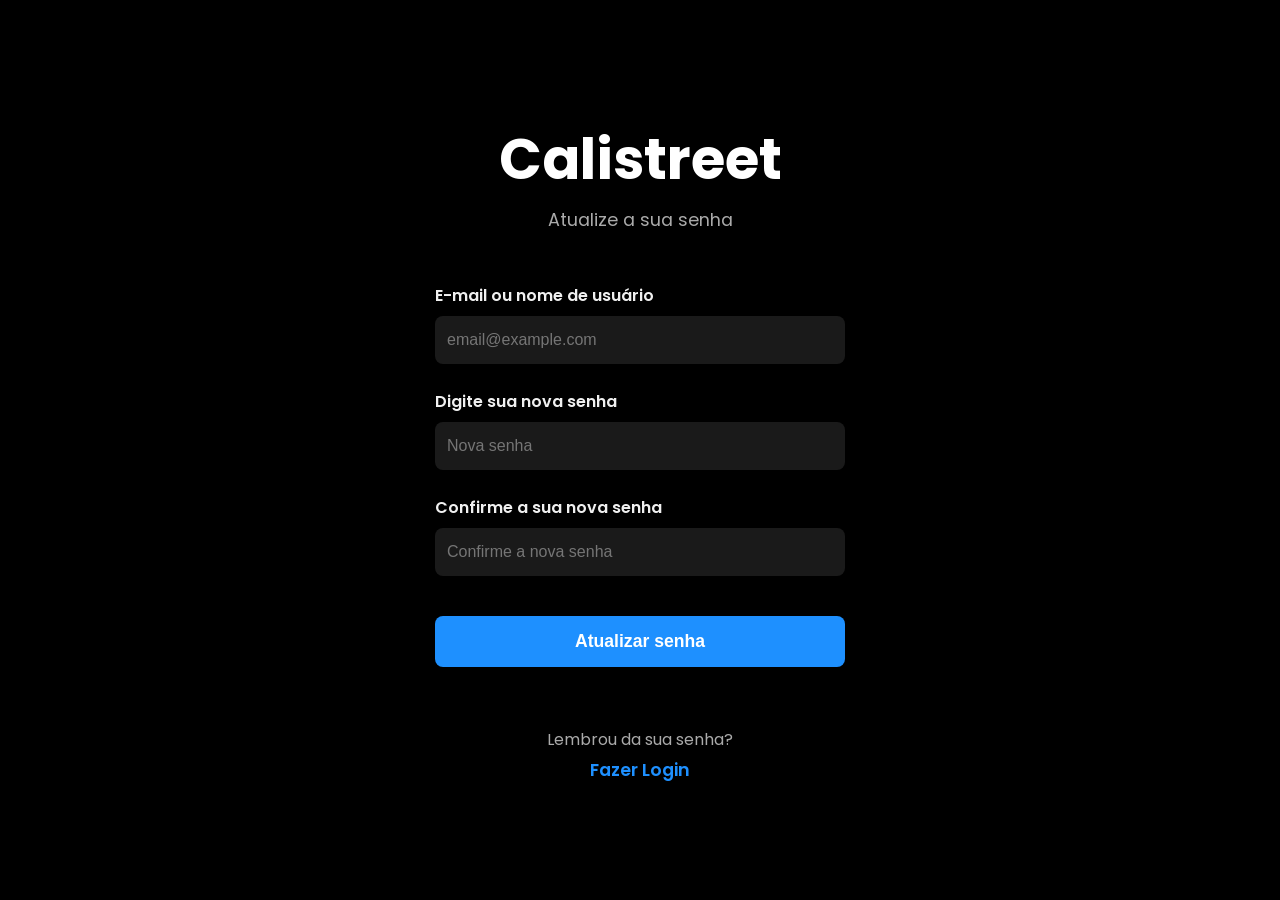
<file: client/redefinir-senha.html>
<!DOCTYPE html>
<html lang="pt-BR">
<head>
    <meta charset="UTF-8">
    <meta name="viewport" content="width=device-width, initial-scale=1.0">
    <title>Calistreet - Redefinir Senha</title>
    <link rel="stylesheet" href="styles/styles.css"> 
    <link href="https://fonts.googleapis.com/css2?family=Poppins:wght@400;600;700&display=swap" rel="stylesheet">
</head>
<body>
    <div class="login-container">
        <header class="login-header">
            <h1 class="app-title">Calistreet</h1>
            <p class="subtitle">Atualize a sua senha</p>
        </header>

        <main class="login-form">
            
            <div class="input-group">
                <label for="email">E-mail ou nome de usuário</label>
                <input type="email" id="email" placeholder="email@example.com" required>
            </div>

            <div class="input-group">
                <label for="nova-senha">Digite sua nova senha</label>
                <input type="password" id="nova-senha" placeholder="Nova senha" required>
            </div>

            <div class="input-group">
                <label for="confirma-senha">Confirme a sua nova senha</label>
                <input type="password" id="confirma-senha" placeholder="Confirme a nova senha" required>
            </div>

            <button class="btn btn-primary" id="btn-atualizar-senha">
                Atualizar senha
            </button>
            
            <div class="register-link">
                <p>Lembrou da sua senha?</p>
                <a href="index.html" id="btn-ir-login">Fazer Login</a>
            </div>
        </main>
    </div>
</body>
</html>
</file>
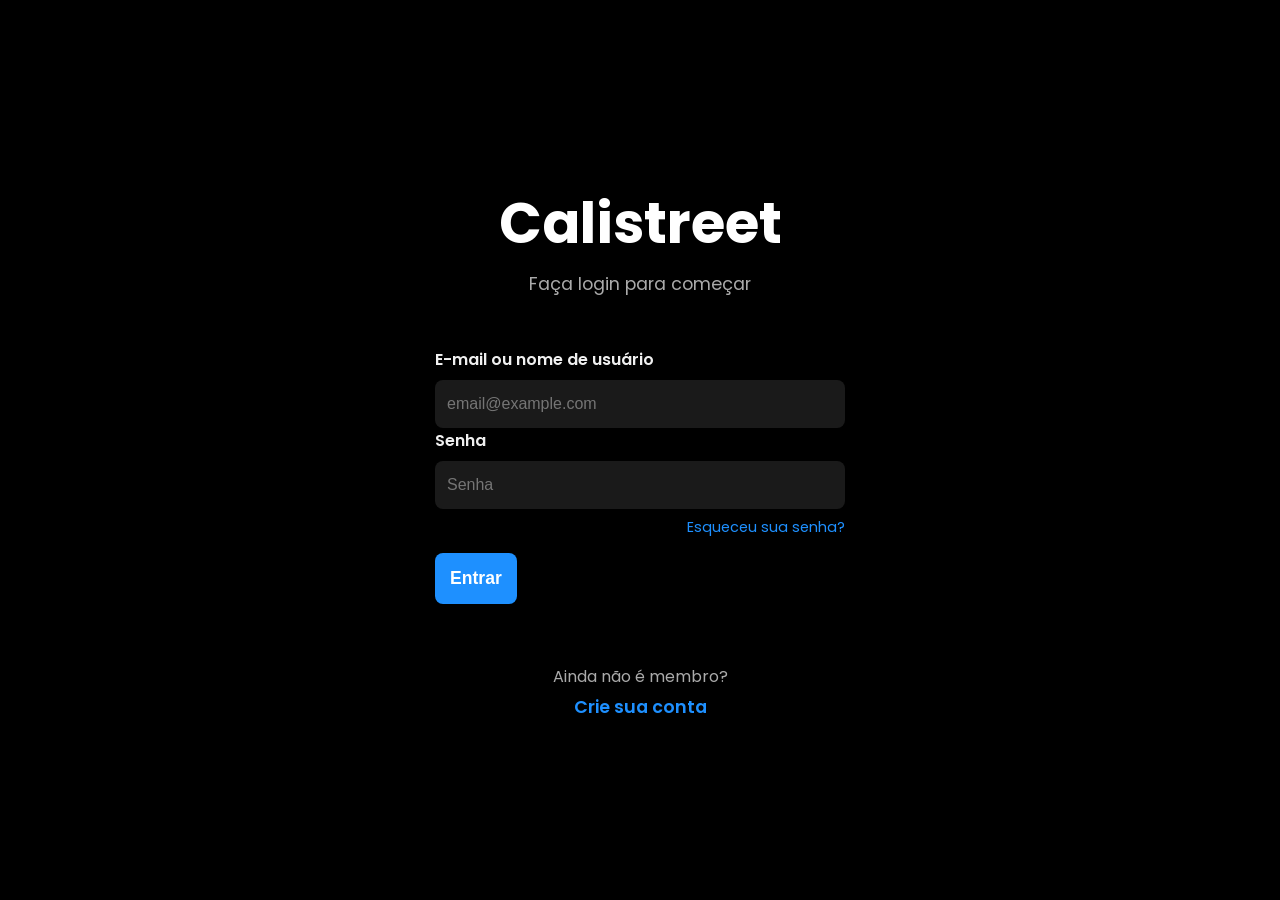
<file: client/treino-form.html>
<!DOCTYPE html>
<html lang="pt-BR">
<head>
    <meta charset="UTF-8">
    <meta name="viewport" content="width=device-width, initial-scale=1.0">
    <title>Calistreet - Treino</title>
    <link href="https://fonts.googleapis.com/css2?family=Fredoka+One&family=Poppins:wght@400;600;700&display=swap" rel="stylesheet">
    <link rel="stylesheet" href="styles/styles.css"> 
    <link rel="stylesheet" href="styles/dashboard.css">
    <link rel="stylesheet" href="styles/treino-form.css"> 
    <link rel="stylesheet" href="https://cdnjs.cloudflare.com/ajax/libs/font-awesome/6.0.0-beta3/css/all.min.css">
</head>
<body>
    
    <nav class="sidebar" id="sidebar">
        <div class="sidebar-header">
            <h2 class="app-title">Calistreet</h2>
            <button class="close-menu" id="close-menu"><i class="fas fa-times"></i></button>
        </div>
        <ul class="sidebar-menu">
            <li><a href="dashboard.html"><i class="fas fa-home"></i> Dashboard</a></li>
            <li><a href="perfil.html"><i class="fas fa-user-circle"></i> Meu perfil</a></li>
            <li><a href="meus-treinos.html"><i class="fas fa-dumbbell"></i> Treinos</a></li>
            <li><a href="progresso.html"><i class="fas fa-chart-line"></i> Progresso</a></li>
            <li><a href="exercicios-catalogo.html"><i class="fas fa-list-ul"></i> Exercícios</a></li>
        </ul>
    </nav>
    
    <div class="main-content" id="main-content">

        <header class="dashboard-header">
            <button class="menu-icon-static" id="menu-icon-static">
                <i class="fas fa-bars"></i>
            </button>
            <h1 class="welcome-title" id="tituloTreino">Novo Treino</h1> 
            <div class="header-placeholder"></div> 
        </header>

        <main class="treino-form-body">
            <form id="treinoForm">
                
                <section class="form-section">
                    <div class="input-group">
                        <label for="nomeTreino">Nome do Treino</label>
                        <input type="text" id="nomeTreino" placeholder="Ex: Treino de Força (ABC)" class="input-required">
                    </div>
                </section>

                <section class="form-section">
                    <div class="input-group">
                        <label for="descricaoTreino">Descrição (Opcional)</label>
                        <textarea id="descricaoTreino" placeholder="Detalhes da rotina ou foco."></textarea>
                    </div>
                </section>
                
                <section class="form-section">
                <div class="split-row"> 
                    <div class="input-group">
                        <label for="nivel">Nível de Dificuldade</label>
                        <div class="select-container"> 
                            <select id="nivel" name="nivel" class="input-required">
                                <option value="" disabled selected>Selecione o nível</option>
                                <option value="INICIANTE">Iniciante</option>
                                <option value="INTERMEDIARIO">Intermediário</option>
                                <option value="AVANCADO">Avançado</option>
                            </select>
                        </div>
                    </div>
                    
                    <div class="input-group">
                        <label for="descanso">Descanso Padrão entre Séries</label>
                        <div class="input-with-unit">
                            <input type="number" id="descanso" placeholder="60" class="input-required" min="30">
                            <span class="unit">segundos</span>
                        </div>
                    </div>
                </div>

                    <div class="input-group">
                        <label>Dias Agendados</label>
                        <div class="day-selection-grid" id="diasAgendadosContainer">
                            <button type="button" class="btn btn-day" data-day="segunda">SEG</button>
                            <button type="button" class="btn btn-day" data-day="terca">TER</button>
                            <button type="button" class="btn btn-day" data-day="quarta">QUA</button>
                            <button type="button" class="btn btn-day" data-day="quinta">QUI</button>
                            <button type="button" class="btn btn-day" data-day="sexta">SEX</button>
                            <button type="button" class="btn btn-day" data-day="sabado">SAB</button>
                            <button type="button" class="btn btn-day" data-day="domingo">DOM</button>
                        </div>
                    </div>
                </section>
                
                <section class="form-section exercise-builder">
                    <h2>Exercícios no Treino</h2>

                    <div id="exercise-list-container">
                        <!-- Exercícios adicionados dinamicamente -->
                    </div>

                    <button type="button" id="btnAddExercise" class="btn btn-primary btn-add-exercise">
                        <i class="fas fa-plus"></i> Adicionar Exercício
                    </button>
                </section>
                
                <button type="submit" class="btn btn-primary btn-save-treino">
                    Salvar Treino
                </button>
            </form>
        </main>
        
    </div> 
    
    <!-- <script src="scripts/fetch-authenticated.js"></script> -->
    <script src="scripts/auth-guard.js"></script>
    <script src="scripts/api-service.js"></script>
    <script src="scripts/menu-toggle.js"></script>
    <script src="scripts/treino-form.js"></script> 
</body>
</html>
</file>
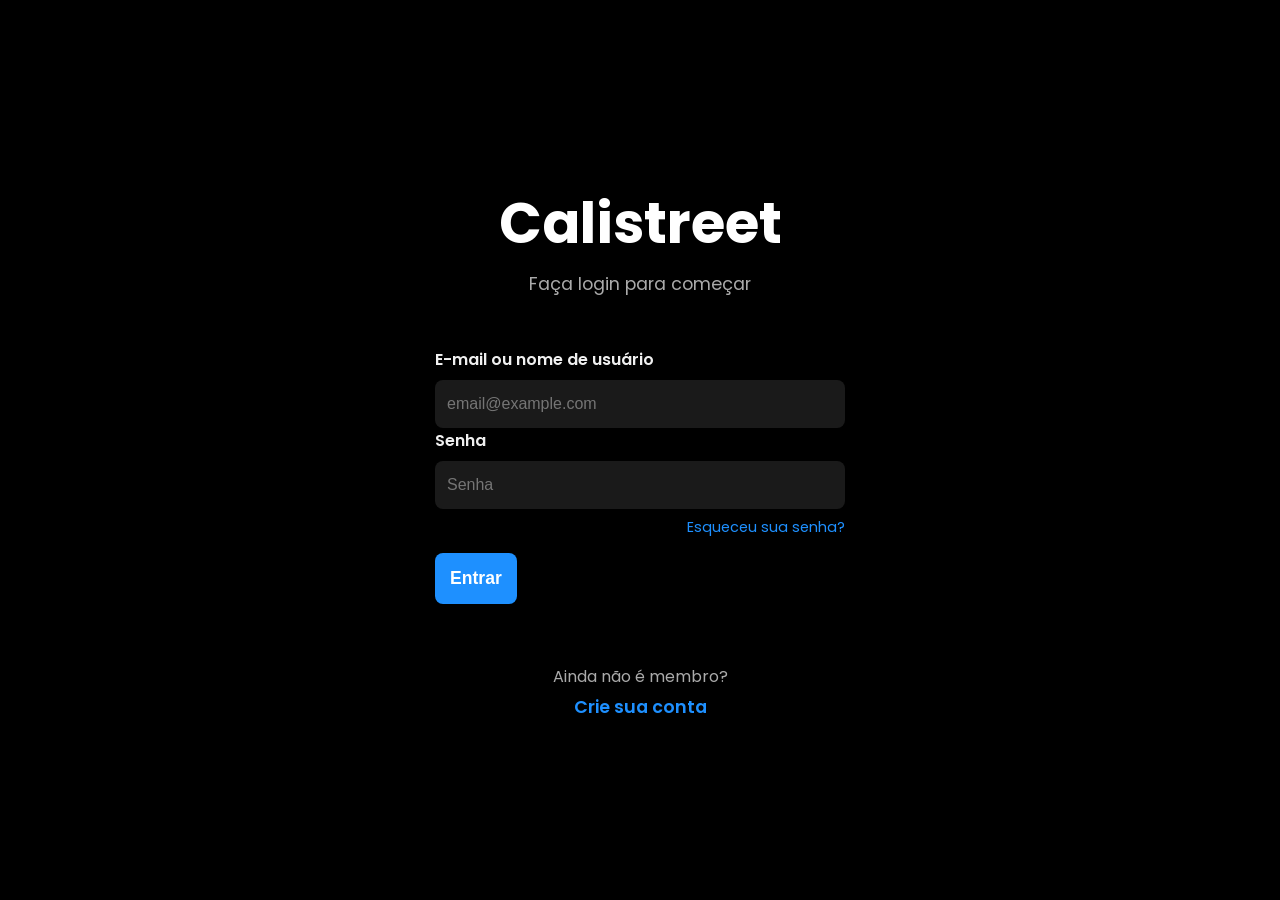
<file: client/treino-player.html>
<!DOCTYPE html>
<html lang="pt-BR">
<head>
    <meta charset="UTF-8">
    <meta name="viewport" content="width=device-width, initial-scale=1.0">
    <title>Calistreet - Treino Player</title>
    <link href="https://fonts.googleapis.com/css2?family=Fredoka+One&family=Poppins:wght@400;600;700&display=swap" rel="stylesheet">
    <link rel="stylesheet" href="styles/styles.css"> 
    <link rel="stylesheet" href="styles/dashboard.css">
    <link rel="stylesheet" href="styles/treino.css">
    <link rel="stylesheet" href="https://cdnjs.cloudflare.com/ajax/libs/font-awesome/6.0.0-beta3/css/all.min.css">
</head>
<body>

<nav class="sidebar" id="sidebar">
    <div class="sidebar-header">
        <h2 class="app-title">Calistreet</h2>
        <button class="close-menu" id="close-menu"><i class="fas fa-times"></i></button>
    </div>
    <ul class="sidebar-menu">
        <li><a href="dashboard.html"><i class="fas fa-home"></i> Dashboard</a></li>
        <li><a href="perfil.html"><i class="fas fa-user-circle"></i> Meu perfil</a></li>
        <li><a href="meus-treinos.html"><i class="fas fa-dumbbell"></i> Treinos</a></li>
        <li><a href="progresso.html"><i class="fas fa-chart-line"></i> Progresso</a></li>
        <li><a href="exercicios-catalogo.html"><i class="fas fa-list-ul"></i> Exercícios</a></li>
    </ul>
</nav>

<div class="main-content" id="main-content">

    <header class="dashboard-header">
        <button class="menu-icon-static" id="menu-icon-static">
            <i class="fas fa-bars"></i>
        </button>
        <h1 class="welcome-title">Treino</h1> 
        <div class="header-placeholder"></div> 
    </header>

    <main class="player-body">

        <section class="progress-section">
            <div class="timer-controls">
                <h2 id="timer-display">00:00:00</h2>
                <div class="control-buttons">
                    <button id="play-pause-btn" class="btn btn-control btn-play">
                        <i class="fas fa-play"></i>
                    </button>
                    <button id="stop-btn" class="btn btn-control btn-stop hidden">
                        <i class="fas fa-stop"></i>
                    </button>
                </div>
            </div>

            <div class="progress-bar-container">
                <p>Progresso do Treino: <span id="progress-percent">0%</span></p>
                <div class="progress-bar-bg">
                    <div id="progress-bar-fill" class="progress-bar-fill" style="width: 0%;"></div>
                </div>
            </div>
        </section>

        <section class="exercise-list">
            <h2>Exercícios</h2>
            <!-- Exercícios serão inseridos dinamicamente via JS -->
        </section>

    </main>

</div> 

<footer class="main-footer">
    <div class="footer-content">
        <div class="footer-branding">
            <p class="footer-app-title">Calistreet</p> 
        </div>
        <div class="footer-links">
            <div class="contribution-text-group">
                <p class="contribution-text">Contribua para a melhoria do site</p>
                <a href="#">Contatos</a>
                <a href="#">Doações</a>
            </div>
        </div>
        <div class="footer-social-group">
            <a href="#"><i class="fab fa-twitter"></i></a>
            <a href="#"><i class="fab fa-instagram"></i></a>
        </div>
    </div>
</footer>

<script src="scripts/auth-guard.js"></script>
<script src="scripts/api-service.js"></script>
<script src="scripts/menu-toggle.js"></script>
<script src="scripts/treino-player.js"></script> 
</body>
</html>
</file>
<file: client/styles/styles.css>
/* RESET BÁSICO */
* {
    margin: 0;
    padding: 0;
    box-sizing: border-box;
}

body {
    /* Fundo preto sólido */
    background-color: #000000; 
    color: #ffffff; 
    font-family: 'Poppins', sans-serif;
    display: flex;
    justify-content: center;
    align-items: center;
    min-height: 100vh;
    padding: 20px;
}

.error-message {
    color: #ff4444; /* Vermelho forte */
    background-color: #330000; /* Fundo escuro sutil para destaque */
    padding: 10px;
    border-radius: 6px;
    margin-bottom: 15px;
    font-size: 0.9rem;
    font-weight: 600;
    text-align: center;
}

.hidden {
    display: none !important;
}

/* CONTAINER PRINCIPAL E RESPONSIVIDADE */
.login-container {
    /* Largura ligeiramente maior para o design ser mais robusto */
    max-width: 450px; 
    width: 100%;
    text-align: center;
    padding: 40px 20px;
}

/* CABEÇALHO */
.login-header {
    margin-bottom: 50px;
}

.app-title {
    font-size: 3.5rem; 
    font-weight: 700;
    margin-bottom: 5px;
}

.subtitle {
    font-size: 1.1rem;
    font-weight: 400;
    color: #aaaaaa;
}

/* FORMULÁRIO */
.login-form {
    display: flex;
    flex-direction: column;
    gap: 25px; /* Espaçamento maior entre os blocos */
}

.input-group {
    text-align: left;
    /* Remove a margem inferior padrão e usa o gap do formulário */
    margin-bottom: 0; 
}

.input-group label {
    display: block;
    font-size: 1rem;
    font-weight: 600;
    margin-bottom: 8px;
    color: #f0f0f0; /* Cor do rótulo quase branca */
}

/* INPUTS */
.input-group input {
    width: 100%;
    padding: 15px 12px;
    border: none;
    border-radius: 8px; /* Cantos mais suaves */
    font-size: 1rem;
    color: #ffffff;
    /* Fundo dos campos: Cinza muito escuro (próximo ao preto) */
    background-color: #1a1a1a; 
    transition: background-color 0.3s, box-shadow 0.3s;
}

.input-group input:focus {
    outline: none;
    box-shadow: 0 0 0 2px #1e90ff; /* Borda azul ao focar */
}

.input-group input.input-error {
    border: 2px solid #ff4444 !important; 
    box-shadow: 0 0 0 2px #ff4444; 
}

/* LINK ESQUECEU SENHA */
.forgot-password {
    display: block;
    text-align: right;
    font-size: 0.9rem;
    color: #1e90ff; 
    text-decoration: none;
    margin-top: 8px;
}
.forgot-password:hover {
    text-decoration: underline;
}

/* BOTÕES */
.btn {
    padding: 15px;
    border: none;
    border-radius: 8px; 
    cursor: pointer;
    font-size: 1.1rem;
    font-weight: 600;
    transition: background-color 0.3s, opacity 0.3s;
    display: flex;
    align-items: center;
    justify-content: center;
    box-shadow: 0 4px 6px rgba(0, 0, 0, 0.2); /* Sombra para profundidade */
}

/* Botão Primário (Entrar) */
.btn-primary {
    /* Azul vibrante da imagem */
    background-color: #1e90ff; 
    color: #ffffff;
    margin-top: 15px;
}

.btn-primary:hover {
    background-color: #0d71d8;
}

/* Botão Secundário (Google) */
.btn-secondary {
    background-color: #ffffff;
    color: #000000;
    border: 1px solid #ddd;
}

.btn-secondary i {
    margin-right: 10px;
    font-size: 1.1rem;
}

.btn-secondary:hover {
    background-color: #f0f0f0;
}

/* TEXTO DE OPÇÃO DE REGISTRO */
.register-link {
    margin-top: 35px;
    font-size: 1rem;
}

.register-link p {
    color: #aaaaaa;
    margin-bottom: 5px;
}

.register-link a {
    color: #1e90ff;
    text-decoration: none;
    font-weight: 600;
    font-size: 1.1rem;
}

.register-link a:hover {
    text-decoration: underline;
}

/* RESPONSIVIDADE */
@media (max-width: 450px) {
    .login-container {
        padding: 15px;
    }
    .app-title {
        font-size: 3rem;
    }
    .subtitle {
        font-size: 1rem;
    }
    .btn {
        font-size: 1rem;
    }
}

.selection-grid {
    display: grid;
    /* Padrão para 2 colunas para mobile e tablet */
    grid-template-columns: repeat(auto-fit, minmax(120px, 1fr)); 
    gap: 15px;
    margin-top: 10px;
}

.btn-selection {
    height: 120px;
    background-color: #1a1a1a;
    border: 1px solid #333333;
    border-radius: 8px;
    display: flex;
    flex-direction: column;
    justify-content: center;
    align-items: center;
    color: #f0f0f0;
    transition: all 0.3s;
    font-weight: 500;
}

.btn-selection i {
    font-size: 2rem;
    margin-bottom: 8px;
    color: #aaaaaa; /* Ícones cinzas por padrão */
}

/* Estilo para Botão Selecionado (AZUL) */
.btn-selection.active-blue {
    background-color: #1e90ff; 
    border-color: #1e90ff;
    color: #ffffff;
    font-weight: 600;
}

.btn-selection.active-blue i {
    color: #ffffff; /* Ícone branco quando ativo */
}

/* Ajuste específico para a grid de equipamentos (3 colunas em desktop) */
.equipment-grid {
    grid-template-columns: repeat(auto-fit, minmax(100px, 1fr));
}



@media (min-width: 768px) {
    /* Em telas maiores, as grids de equipamento podem ter mais colunas */
    .equipment-grid {
        grid-template-columns: repeat(3, 1fr);
    }
}

.input-group input.input-error {
    /* Define uma borda vermelha para campos não preenchidos */
    border: 2px solid #ff4444 !important; 
    /* Remove a sombra azul do foco para não confundir com erro */
    box-shadow: 0 0 0 2px #ff4444; 
}

.select-container select.input-error {
    /* Garante que o input interno do select tenha a borda */
    border: 1px solid #ff4444; 
}
</file>
<file: client/styles/dashboard.css>
/* client/styles/dashboard.css - TRADUÇÃO DO FIGMA CSS */

/* ------------------------------------------------ */
/* 1. LAYOUT GERAL E FUNDO (DO #FFFFFF e #0F0F10) */
/* ------------------------------------------------ */
body {
    /* Fundo da tela de design: #0F0F10 (Rectangle 1) */
    background-color: #0F0F10; 
    color: #ffffff;
    font-family: 'Poppins', sans-serif;
    min-height: 100vh;
    display: flex; 
    flex-direction: column;
    min-height: 100vh;
    padding: 0;
    margin: 0;
}

.main-content {
    /* Garante que o main-content ocupe todo o espaço restante */
    flex-grow: 1; 
    width: 100%;
    
    /* Remove a margem automática se houver */
    margin: 0; 
    
    /* Mantém o padding para o conteúdo interno */
    padding: 0 2px;
}

/* ------------------------------------------------ */
/* 2. HEADER (Tela de Login - Fundo #000000) */
/* ------------------------------------------------ */
.dashboard-header {
    background-color: #000000; 
    height: 101px;
    width: 100%; 
    position: sticky;
    top: 0;
    z-index: 50; 
    /* Adicionamos o padding do main-content ao header para alinhar o conteúdo interno */
    padding: 0 30px; 
}

/* Move o header para cobrir toda a largura da viewport, e não apenas o main-content */
body > .main-content {
    /* Ajusta o padding para que o conteúdo não fique debaixo do header */
    padding-top: 101px; 
    margin-top: -101px; 
}


/* Título: Bem vindo, usuário! */
.welcome-title {
    font-size: 2.2rem;
    flex-grow: 1;
    text-align: center;
    padding-top: 20px;
}

/* Menu (Hamburguer) */
.menu-icon-static {
    /* Simula Menu (position: absolute; left: 10px; top: 12px;) */
    background: none;
    border: none;
    color: #FFFFFF;
    font-size: 2.2rem; /* 80px de altura */
    cursor: pointer;
    /* Garante que ele fique no canto esquerdo */
    position: absolute;
    left: 10px;
    top: 50%;
    transform: translateY(-50%);
    padding: 10px;
}
.header-placeholder {
    /* Placeholder no lado direito para manter o título centralizado */
    width: 80px; 
}

/* ------------------------------------------------ */
/* MENU LATERAL (OVERLAY) */
/* ------------------------------------------------ */
.sidebar {
    width: 100%;
    max-width: 300px; /* Largura máxima do menu */
    height: 100vh;
    background-color: #0F0F10; /* Fundo do menu (Pode ser #000000 ou #0F0F10) */
    position: fixed;
    top: 0;
    left: 0;
    padding: 30px 20px;
    transform: translateX(-100%); /* Esconde fora da tela */
    visibility: hidden;
    transition: transform 0.3s ease-in-out;
    z-index: 2000; /* Garante que fique acima de tudo */
    box-shadow: 2px 0 5px rgba(0, 0, 0, 0.5);
}

.sidebar.active {
    transform: translateX(0); /* Mostra o menu */
    visibility: visible;
}

.sidebar-header {
    display: flex;
    justify-content: space-between;
    align-items: center;
    margin-bottom: 30px;
    padding-bottom: 20px;
    border-bottom: 1px solid #333;
}

.sidebar-menu {
    list-style: none;
    padding: 0;
    /* Estilos das estrelas */
}

.sidebar-menu li a {
    display: block;
    padding: 15px 10px;
    color: #ffffff;
    text-decoration: none;
    font-size: 1.1rem;
    transition: color 0.2s;
    background: none;
    border-radius: 4px;
}

.sidebar-menu li a:hover {
    background-color: #1a1a1a;
    color: #1e90ff;
}

.sidebar-menu li a i {
    margin-right: 15px;
    font-size: 1.1rem;
    width: 20px;
    text-align: center;
}

.close-menu {
    background: none;
    border: none;
    color: #ffffff;
    font-size: 1.5rem;
    cursor: pointer;
}

/* Ocultar o scrollbar do corpo quando o menu estiver aberto (UX) */
body.menu-open {
    overflow: hidden;
}

/* ------------------------------------------------ */
/* 3. CORPO (Cards) */
/* ------------------------------------------------ */
.dashboard-body-container {
    padding: 50px 0; /* Espaçamento interno */
}

.dashboard-cards {
    /* Layout em colunas para desktop */
    display: grid;
    grid-template-columns: repeat(auto-fit, minmax(300px, 1fr));
    gap: 30px;
    padding: 20px 0;
    padding-left: 20px;
}

.card-option {
    /* Efeito flutuante e moderno */
    background-color: #1a1a1a;
    box-shadow: 0 8px 15px rgba(0, 0, 0, 0.4);
    border-radius: 12px;
    padding: 20px;
    min-height: 120px;
    transition: transform 0.2s, box-shadow 0.2s;
    cursor: pointer;
    display: flex;
    align-items: center;
}

.card-option:hover {
    transform: translateY(-3px);
    box-shadow: 0 12px 20px rgba(0, 0, 0, 0.5);
}

.card-icon {
    width: 65px;
    height: 65px;
    font-size: 2.2rem;
    background-color: #000000;
    color: #1e90ff; 
    border-radius: 10px; 
    margin-right: 20px;
    flex-shrink: 0;
    display: flex;
    justify-content: center;
    align-items: center;
}

/* ------------------------------------------------ */
/* 4. FOOTER (Fundo #000000, Top: 908px) */
/* ------------------------------------------------ */
.main-footer {
    /* Simula a posição fixa na parte inferior */
    width: 100%;
    background-color: #000000;
    border-top: 1px solid #FFFFFF; /* Borda branca, conforme Figma */
    margin-top: 0; 
    padding: 32px 40px; 
    flex-shrink: 0;
}

.footer-content {
    /* Layout automático (Figma) - Centralizado e Responsivo */
    display: flex;
    flex-wrap: wrap;
    justify-content: space-around;
    align-items: flex-start;
    max-width: 1200px;
    margin: 0 auto;
}

/* Calistreet (Title - Font Fredoka One, 48px) */
.footer-app-title {
    font-family: 'Fredoka One', sans-serif;
    font-size: 3rem; /* 48px */
    font-weight: 400;
    color: #FFFFFF;
    margin-bottom: 20px;
    text-shadow: 0px 4px 4px rgba(0, 0, 0, 0.25);
    flex-basis: 100%; /* Ocupa toda a linha em mobile */
    text-align: center;
}

.contribution-text-group {
    /* Contatos e Doações */
    display: flex;
    flex-direction: column;
    align-items: flex-start;
    gap: 12px;
    margin-bottom: 20px;
}

.contribution-text {
    font-weight: 600;
    font-size: 1rem; /* Body Strong */
    color: #FFFFFF;
    margin-bottom: 5px;
}

.contribution-text-group a {
    /* Contatos/Doações (Body Base) */
    font-weight: 400;
    font-size: 1rem;
    color: #FFFFFF;
    text-decoration: none;
    transition: color 0.2s;
}

/* Redes Sociais */
.footer-social-group {
    display: flex;
    gap: 16px; /* 16px de gap, conforme Figma */
    margin-top: 10px;
}

.footer-social-group i {
    font-size: 1.5rem; /* Icones de 24px */
    color: #FFFFFF;
}

/* RESPONSIVIDADE */
@media (max-width: 768px) {
    .dashboard-header {
        height: 80px;
    }
    .welcome-title {
        font-size: 1.5rem;
    }
    .menu-icon-static {
        font-size: 1.5rem;
    }
    .footer-content {
        flex-direction: column;
        align-items: center;
        text-align: center;
    }
    .contribution-text-group {
        align-items: center;
        margin-bottom: 30px;
    }
    .footer-app-title {
        font-size: 2.5rem;
    }
}

@media (min-width: 769px) {
    /* Desktop */
    .welcome-title {
        margin-left: 0;
    }
    .dashboard-cards {
        grid-template-columns: repeat(3, 1fr);
    }
}

@media (max-width: 768px) {
    .main-content {
        /* Diminui o padding lateral em mobile */
        padding: 0 15px 15px 15px; 
    }
}
</file>
<file: client/styles/exercicios.css>
/* client/styles/exercicios.css */

/* ------------------------------------------------ */
/* 1. FILTROS E INTRODUÇÃO */
/* ------------------------------------------------ */
.exercicios-body {
    max-width: 1200px;
    margin: 0 auto;
    padding-top: 30px;
    padding-bottom: 50px;
}

.intro-title {
    font-size: 2rem;
    font-weight: 700;
    margin-bottom: 5px;
}

.intro-subtitle {
    font-size: 1rem;
    color: #aaaaaa;
    margin-bottom: 25px;
}

/* ------------------------------------------------ */
/* BARRA DE BUSCA E FILTROS */
/* ------------------------------------------------ */
.search-controls {
    display: flex;
    gap: 12px;
    margin-bottom: 25px;
    flex-wrap: wrap;
}

/* Inputs de busca */
.search-input {
    background-color: #1a1a1a;
    border: 1px solid #333333;
    border-radius: 6px;
    padding: 10px 14px;
    color: #ffffff;
    font-size: 0.9rem;
    min-width: 220px;
    transition: border-color 0.2s ease, box-shadow 0.2s ease;
}

.search-input::placeholder {
    color: #777777;
}

.search-input:focus {
    outline: none;
    border-color: #1e90ff;
    box-shadow: 0 0 0 2px rgba(30, 144, 255, 0.2);
}

/* Botão aplicar filtros */
.btn-filter {
    background-color: #1a1a1a;
    border: 1px solid #333333;
    color: #ffffff;
    border-radius: 6px;
    padding: 10px 14px;
    cursor: pointer;
    transition: all 0.2s ease-in-out;
}

.btn-filter:hover {
    border-color: #1e90ff;
    color: #1e90ff;
}


/* Grupos musculares */
.muscle-group-filters {
    display: flex;
    gap: 10px;
    margin-bottom: 20px;
    flex-wrap: wrap;
}

/* Subgrupos musculares */
.muscle-subgroup-filters {
    display: flex;
    gap: 10px;
    margin-bottom: 40px;
    border-bottom: 1px solid #333333;
    padding-bottom: 20px;
    flex-wrap: wrap;
}

/* Botões de filtro */
.btn-filter-group,
.btn-filter-subgroup {
    padding: 10px 18px;
    border-radius: 6px;
    background-color: #1a1a1a;
    color: #ffffff;
    border: 1px solid #333333;
    transition: all 0.2s ease-in-out;
    font-size: 0.9rem;
    cursor: pointer;
}

.btn-filter-group:hover,
.btn-filter-subgroup:hover {
    border-color: #1e90ff;
}

.btn-filter-group.active-blue,
.btn-filter-subgroup.active-blue {
    background-color: #1e90ff;
    border-color: #1e90ff;
}

/* Botão flutuante */
.floating-btn {
    position: fixed;
    bottom: 20px;
    right: 20px;
    padding: 15px 30px;
    border-radius: 30px;
    font-size: 1.1rem;
    z-index: 1000;
    cursor: pointer;
    box-shadow: 0 4px 8px rgba(0, 0, 0, 0.4);
}

/* ------------------------------------------------ */
/* 2. GRID DE EXERCÍCIOS (Cards) */
/* ------------------------------------------------ */
.exercise-grid {
    display: grid;
    gap: 30px;

    /* Colunas adaptáveis */
    grid-template-columns: repeat(auto-fill, minmax(250px, max-content));
    justify-content: start;
}

.exercise-card {
    background-color: #1a1a1a;
    border-radius: 12px;
    box-shadow: 0 4px 10px rgba(0, 0, 0, 0.4);
    display: flex;
    flex-direction: column;
    overflow: hidden;
    min-height: 250px;
    max-height: 250px;
    width: 100%;
    position: relative;
    cursor: pointer;
    transition: transform 0.2s ease, box-shadow 0.2s ease;
}

.exercise-card:hover {
    transform: translateY(-4px);
    box-shadow: 0 6px 14px rgba(0, 0, 0, 0.6);
}

/* Placeholder de imagem */
.card-image-placeholder {
    height: 100px;
    background-color: #2c2c2c;
    display: flex;
    justify-content: center;
    align-items: center;
    font-size: 3rem;
    color: #aaaaaa;
}

/* Conteúdo */
.card-content {
    padding: 15px;
    flex-grow: 1;
    overflow: hidden;
}

.card-title {
    font-size: 1.2rem;
    font-weight: 600;
    margin-bottom: 5px;
}

/* Descrição com truncamento */
.card-description {
    font-size: 0.9rem;
    color: #aaaaaa;
    overflow: hidden;
    display: -webkit-box;
    -webkit-line-clamp: 4;
    -webkit-box-orient: vertical;
    text-overflow: ellipsis;
}

/* Botão adicionar */
.btn-add-to-treino {
    position: absolute;
    top: 10px;
    right: 10px;
    background-color: #1e90ff;
    color: white;
    border-radius: 50%;
    width: 35px;
    height: 35px;
    font-size: 1.1rem;
    padding: 0;
    border: none;
    display: flex;
    align-items: center;
    justify-content: center;
}

.btn-add-to-treino.btn-icon-selected {
    background-color: #2ecc71;
}

/* ------------------------------------------------ */
/* 3. MODAL (Pop-up de Detalhes) */
/* ------------------------------------------------ */
.modal {
    position: fixed;
    top: 0;
    left: 0;
    width: 100%;
    height: 100%;
    background-color: rgba(0, 0, 0, 0.8);
    display: flex;
    justify-content: center;
    align-items: center;
    z-index: 3000;
}

.modal.hidden {
    display: none;
}

.modal-content {
    background-color: #1a1a1a;
    padding: 30px;
    border-radius: 12px;
    max-width: 500px;
    width: 90%;
    position: relative;
    max-height: 90vh;
    overflow-y: auto;
}

.close-modal {
    position: absolute;
    top: 10px;
    right: 10px;
    background: none;
    border: none;
    color: #ffffff;
    font-size: 1.5rem;
    cursor: pointer;
}

/* Placeholder imagem modal */
.modal-image-placeholder {
    height: 150px;
    background-color: #2c2c2c;
    margin-bottom: 20px;
    border-radius: 8px;
}

#modal-title {
    font-size: 1.8rem;
    margin-bottom: 10px;
}

/* ------------------------------------------------ */
/* 4. RESPONSIVIDADE */
/* ------------------------------------------------ */
@media (max-width: 900px) {
    .exercise-grid {
        grid-template-columns: repeat(auto-fit, minmax(200px, 1fr));
    }
}

@media (max-width: 600px) {
    .exercise-grid {
        grid-template-columns: 1fr;
    }

    .floating-btn {
        width: calc(100% - 40px);
        right: 20px;
        border-radius: 12px;
        text-align: center;
    }
}

@media (max-width: 600px) {
    .search-controls {
        flex-direction: column;
    }

    .search-input,
    .btn-filter {
        width: 100%;
    }
}
</file>
<file: client/styles/treinos-catalogo.css>
/* client/styles/treinos-catalogo.css */

/* ------------------------------------------------ */
/* 1. INTRODUÇÃO DA PÁGINA */
/* ------------------------------------------------ */
.page-intro {
    text-align: left;
    margin-bottom: 30px;
    padding-top: 20px;
    border-bottom: 1px solid #333333;
    padding-bottom: 15px;
}

.intro-title {
    font-size: 2rem;
    font-weight: 700;
    margin-bottom: 5px;
}

.intro-subtitle {
    font-size: 1rem;
    color: #aaaaaa;
}

/* ------------------------------------------------ */
/* 2. CONTROLES DE BUSCA E FILTRO */
/* ------------------------------------------------ */
.search-controls {
    display: flex;
    flex-wrap: wrap;
    gap: 12px;
    margin-top: 20px;
    margin-bottom: 25px;
    align-items: center;
}

/* Inputs base */
.search-input,
.search-select,
.search-date {
    padding: 12px 14px;
    border: 1px solid #333333;
    border-radius: 8px;
    background-color: #1a1a1a;
    color: #ffffff;
    font-size: 0.95rem;
    outline: none;
    transition: border-color 0.2s, box-shadow 0.2s, background-color 0.2s;
}

/* Campo texto (nome do treino) */
.search-input {
    flex: 1 1 240px;
}

/* Campo data */
.search-date {
    flex: 0 0 180px;
}

/* Select (nível, etc.) */
.search-select {
    flex: 0 0 180px;
    cursor: pointer;
}

/* Placeholder */
.search-input::placeholder {
    color: #888888;
}

/* Focus */
.search-input:focus,
.search-select:focus,
.search-date:focus {
    border-color: #1e90ff;
    box-shadow: 0 0 0 2px rgba(30, 144, 255, 0.2);
    background-color: #191919;
}

/* ------------------------------------------------ */
/* BOTÃO APLICAR FILTROS */
/* ------------------------------------------------ */
.btn-filter {
    width: 46px;
    height: 46px;
    border-radius: 8px;
    background-color: #1e90ff;
    color: #ffffff;
    font-size: 1.1rem;
    padding: 0;
    display: flex;
    justify-content: center;
    align-items: center;
    cursor: pointer;
    border: none;
    box-shadow: 0 4px 6px rgba(0, 0, 0, 0.25);
    transition: background-color 0.2s, transform 0.1s, box-shadow 0.2s;
}

.btn-filter:hover {
    background-color: #187bdb;
    box-shadow: 0 6px 10px rgba(0, 0, 0, 0.35);
}

.btn-filter:active {
    transform: scale(0.96);
}

/* ------------------------------------------------ */
/* 3. LISTA DE TREINOS (CARDS) */
/* ------------------------------------------------ */
.treinos-list {
    display: flex;
    flex-direction: column;
    gap: 20px;
}

/* Card */
.treino-card {
    display: flex;
    align-items: center;
    background-color: #1a1a1a;
    padding: 16px;
    border-radius: 12px;
    box-shadow: 0 4px 10px rgba(0, 0, 0, 0.3);
    transition: transform 0.2s, box-shadow 0.2s;
}

.treino-card:hover {
    transform: translateY(-2px);
    box-shadow: 0 6px 14px rgba(0, 0, 0, 0.4);
}

/* Ícone do treino */
.treino-icon {
    width: 50px;
    height: 50px;
    background-color: #000000;
    color: #1e90ff;
    border-radius: 8px;
    font-size: 1.4rem;
    display: flex;
    justify-content: center;
    align-items: center;
    margin-right: 15px;
    flex-shrink: 0;
}

/* Informações */
.treino-info {
    flex-grow: 1;
    min-width: 0;
}

.treino-nome {
    font-size: 1.1rem;
    font-weight: 600;
    margin-bottom: 3px;
    color: #f0f0f0;
    white-space: nowrap;
    overflow: hidden;
    text-overflow: ellipsis;
}

.treino-meta {
    font-size: 0.9rem;
    color: #aaaaaa;
}

/* ------------------------------------------------ */
/* 4. AÇÕES (EDITAR / EXCLUIR) */
/* ------------------------------------------------ */
.treino-actions {
    display: flex;
    align-items: center;
    gap: 10px;
    flex-shrink: 0;
}

/* Botão editar (reutiliza padrão global btn-primary) */
.btn-editar {
    padding: 8px 15px;
    font-size: 0.9rem;
    height: 38px;
    margin: 0;
}

/* Botão ícone (excluir) */
.btn-icon {
    background: none;
    border: none;
    color: #ff4d4d;
    font-size: 1.1rem;
    padding: 10px;
    cursor: pointer;
    transition: color 0.2s, transform 0.1s;
    width: 38px;
    height: 38px;
    display: flex;
    justify-content: center;
    align-items: center;
}

.btn-excluir:hover {
    color: #d83a3a;
}

.btn-icon:active {
    transform: scale(0.9);
}

/* ------------------------------------------------ */
/* 5. RESPONSIVIDADE */
/* ------------------------------------------------ */
@media (max-width: 768px) {
    .search-controls {
        flex-direction: column;
        align-items: stretch;
    }

    .search-input,
    .search-select,
    .search-date {
        width: 100%;
        flex: 1 1 auto;
    }

    .btn-filter {
        width: 100%;
        height: 44px;
        font-size: 1rem;
    }
}

@media (max-width: 550px) {
    /* Botão editar vira apenas ícone */
    .btn-editar {
        font-size: 0;
        width: 40px;
        height: 40px;
        padding: 0;
        border-radius: 50%;
        position: relative;
    }

    .btn-editar::after {
        content: '\f044';
        font-family: 'Font Awesome 5 Free';
        font-weight: 900;
        font-size: 0.95rem;
        color: #ffffff;
    }
}
</file>
<file: client/styles/onboarding.css>
/* onbording.css - Estilos Específicos para a Coleta de Dados do Usuário */

/* ------------------------------------------------ */
/* 1. LAYOUT BASE E CABEÇALHO */
/* ------------------------------------------------ */

.onboarding-container {
    max-width: 500px;
    width: 100%;
    padding: 30px 20px;
}

.back-arrow {
    position: absolute;
    top: 25px;
    left: 25px;
    color: #ffffff;
    font-size: 1.5rem;
    text-decoration: none;
    z-index: 10;
}

.onboarding-header {
    text-align: left;
    margin-bottom: 30px;
}

.onboarding-title {
    font-size: 2.5rem;
    font-weight: 700;
    margin-bottom: 10px;
    padding-top: 20px; 
}

.onboarding-subtitle {
    font-size: 1rem;
    font-weight: 400;
    color: #aaaaaa;
}

/* ------------------------------------------------ */
/* 2. INPUTS ESPECÍFICOS (Peso, Altura e Data) */
/* ------------------------------------------------ */

.onboarding-form {
    display: flex;
    flex-direction: column;
    gap: 25px; 
}

.input-row {
    display: flex;
    gap: 20px;
}

.input-row .input-group {
    flex: 1; 
}

.input-with-unit {
    display: flex;
    align-items: center;
    background-color: #1a1a1a;
    border-radius: 8px;
    padding-right: 12px;
}

.input-with-unit input {
    background: none; 
    border: none;
    flex-grow: 1;
    padding: 15px 12px;
}

.input-with-unit .unit {
    color: #aaaaaa;
    font-weight: 600;
    font-size: 1rem;
}

/* ------------------------------------------------ */
/* 3. OPÇÕES DE GÊNERO (Botões de Seleção) */
/* ------------------------------------------------ */

.gender-options {
    display: flex;
    flex-direction: column; 
    gap: 15px;
}

.btn-option {
    width: 100%;
    padding: 15px;
    background-color: #1a1a1a; 
    color: #ffffff;
    border: 1px solid #333333;
    transition: background-color 0.3s, border-color 0.3s;
}

.btn-option:hover {
    border-color: #1e90ff; /* Azul ao passar o mouse */
}

/* Estilo ATIVO (AZUL VIBRANTE) */
.active-blue { /* Renomeada a classe de 'active-green' para 'active-blue' */
    background-color: #1e90ff; /* Azul forte */
    color: #ffffff !important; /* Texto branco */
    font-weight: 700;
    border-color: #1e90ff;
}

/* ------------------------------------------------ */
/* 4. BOTÃO DE AVANÇAR (AZUL Principal) */
/* ------------------------------------------------ */

.btn-next {
    margin-top: 35px;
    /* Usa o AZUL vibrante como primário */
    background-color: #1e90ff; 
    color: #ffffff;
    font-weight: 700;
}

.btn-next:hover {
    background-color: #0d71d8;
}

.btn-next i {
    margin-left: 10px;
    font-size: 1.1rem;
}

/* ------------------------------------------------ */
/* 5. RESPONSIVIDADE (Quebra de Coluna em Mobile) */
/* ------------------------------------------------ */

@media (max-width: 600px) {
    .input-row {
        flex-direction: column;
    }
}

.select-container {
    width: 100%;
    color: #ffffff; /* Garante que o texto selecionado é branco */
    background-color: transparent;
    border-radius: 8px;
    position: relative;
    overflow: hidden;
}

.select-container::after {
    /* Adiciona a seta personalizada para o dropdown */
    content: '\f078'; 
    font-family: 'Font Awesome 5 Free';
    font-weight: 900;
    position: absolute;
    top: 50%;
    right: 15px;
    transform: translateY(-50%);
    color: #aaaaaa;
    pointer-events: none; /* Garante que o clique passe para o select */
}

.select-container select {
    width: 100%;
    padding: 15px 12px;
    border: none;
    font-size: 1rem;
    color: #000000;
    background-color: #ffffff; /* Usa o fundo do container */
    -webkit-appearance: none; /* Remove seta padrão do Chrome/Safari */
    -moz-appearance: none; /* Remove seta padrão do Firefox */
    appearance: none; /* Remove seta padrão */
    cursor: pointer;
}

.select-container select option {
    /* Força as opções internas a terem fundo branco e texto preto (padrão de sistema) */
    background: #000000; 
    color: #ffffff;
}

/* Estilos para as opções de Nível */
.nivel-options {
    display: flex;
    flex-direction: column; 
    gap: 15px;
}

/* Para navegadores baseados em WebKit (Chrome, Safari) */
.input-with-unit input::-webkit-outer-spin-button,
.input-with-unit input::-webkit-inner-spin-button {
    -webkit-appearance: none;
    margin: 0;
}

/* Para navegadores Firefox */
.input-with-unit input[type=number] {
    -moz-appearance: textfield;
}

.input-with-unit input {
    appearance: textfield;
}
</file>
<file: client/styles/perfil.css>
/* client/styles/perfil.css */

.perfil-body {
    max-width: 800px;
    margin: 0 auto;
    padding-top: 30px;
    padding-bottom: 50px;
}

/* ------------------------------------------------ */
/* 1. BLOCO DE INFORMAÇÕES DO USUÁRIO */
/* ------------------------------------------------ */
.user-info-card {
    display: flex;
    position: relative;
    background-color: #1a1a1a;
    padding: 30px;
    border-radius: 12px;
    box-shadow: 0 4px 10px rgba(0, 0, 0, 0.3);
    margin-bottom: 40px;
    align-items: flex-start;
}

.profile-picture-placeholder {
    width: 150px;
    height: 150px;
    background-color: #2c2c2c;
    border-radius: 8px;
    margin-right: 30px;
    flex-shrink: 0; /* Impede que encolha */
    
    /* Centraliza o ícone (opcional, se não houver imagem) */
    display: flex;
    justify-content: center;
    align-items: center;
    font-size: 3rem;
    color: #aaaaaa;
}

.profile-details {
    flex-grow: 1;
}

.user-name {
    font-size: 2rem;
    font-weight: 700;
    margin-bottom: 5px;
}

.member-since {
    font-size: 0.9rem;
    color: #aaaaaa;
    margin-bottom: 20px;
}

.user-stats p {
    font-size: 1rem;
    line-height: 1.6;
    margin: 0;
    color: #f0f0f0;
}

.user-stats strong {
    color: #1e90ff; /* Destaca o título da informação */
    font-weight: 600;
}

.btn-edit-profile {
    position: absolute;
    top: 15px;
    right: 15px;
    color: #1e90ff;
    font-size: 1.2rem;
    background: none;
    border: none;
    cursor: pointer;
}

/* ------------------------------------------------ */
/* 2. BLOCO DE CONQUISTAS */
/* ------------------------------------------------ */
.conquistas-section h2 {
    font-size: 1.8rem;
    font-weight: 700;
    margin-bottom: 20px;
    text-align: center;
}

.conquistas-grid {
    display: grid;
    grid-template-columns: repeat(auto-fit, minmax(200px, 1fr));
    gap: 20px;
    padding-top: 20px;
}

.conquista-card {
    background-color: #1a1a1a;
    padding: 20px;
    border-radius: 12px;
    text-align: center;
    box-shadow: 0 2px 5px rgba(0, 0, 0, 0.3);
    height: 100%;
}

.conquista-icon {
    font-size: 2.5rem;
    color: #ffd700; /* Cor de ouro/dourado para conquistas */
    margin-bottom: 10px;
}

.conquista-title {
    font-size: 1.1rem;
    font-weight: 600;
    margin-bottom: 5px;
}

.conquista-description {
    font-size: 0.85rem;
    color: #aaaaaa;
}

/* RESPONSIVIDADE */
@media (max-width: 600px) {
    .user-info-card {
        flex-direction: column;
        align-items: center;
        text-align: center;
    }
    .profile-picture-placeholder {
        margin-right: 0;
        margin-bottom: 20px;
    }
    .profile-details {
        text-align: center;
    }
    .user-stats p {
        text-align: left; /* Mantém a leitura dos detalhes fácil */
    }
    .btn-edit-profile {
        top: 10px;
        right: 10px;
    }
}
</file>
<file: client/styles/progresso.css>
/* client/styles/progresso.css */

/* ------------------------------------------------ */
/* 1. INTRODUÇÃO DA PÁGINA */
/* ------------------------------------------------ */
.progresso-body {
    max-width: 1200px;
    margin: 0 auto;
    padding-top: 30px;
    padding-bottom: 50px;
}

.page-intro {
    text-align: left;
    margin-bottom: 30px;
    padding-top: 20px;
    border-bottom: 1px solid #333333;
    padding-bottom: 15px;
}

.intro-title {
    font-size: 2rem;
    font-weight: 700;
    margin-bottom: 5px;
}

.intro-subtitle {
    font-size: 1rem;
    color: #aaaaaa;
}

/* ------------------------------------------------ */
/* 2. AJUSTES FINOS NOS CARDS (Reutilizando treinos-catalogo.css) */
/* ------------------------------------------------ */

/* Garante que o container de ações não tenha espaço para a lixeira */
.treino-actions {
    /* Mantém o display flex e align-items: center do treinos-catalogo.css */
    justify-content: flex-end; /* Alinha o botão à direita */
    gap: 0; 
}

/* ========================================= */
/* FILTROS – PROGRESSO */
/* ========================================= */

.progresso-filtros {
    background-color: #000000;
    border-radius: 12px;
    padding: 16px;
    margin-bottom: 24px;
    box-shadow: 0 4px 12px rgba(0, 0, 0, 0.05);
}

.progresso-filtros h2 {
    font-size: 1.1rem;
    font-weight: 600;
    margin-bottom: 12px;
    color: #ffffff; /* padrão app */
}

/* Grid responsivo */
.filtros-grid {
    display: grid;
    grid-template-columns: repeat(auto-fit, minmax(180px, 1fr));
    gap: 12px;
}

/* Grupo de filtro */
.filtro-group {
    display: flex;
    flex-direction: column;
}

.filtro-group label {
    font-size: 0.8rem;
    font-weight: 500;
    margin-bottom: 4px;
    color: #ffffff;
}

/* Inputs e selects */
.filtro-group input,
.filtro-group select {
    height: 38px;
    padding: 6px 10px;
    border-radius: 8px;
    border: 1px solid #d1d5db;
    font-size: 0.9rem;
    font-family: 'Poppins', sans-serif;
    background-color: #f9fafb;
    transition: border-color 0.2s, box-shadow 0.2s;
}

.filtro-group input:focus,
.filtro-group select:focus {
    outline: none;
    border-color: #3b82f6;
    box-shadow: 0 0 0 2px rgba(59, 130, 246, 0.15);
}

/* Ações */
.filtros-actions {
    display: flex;
    justify-content: flex-end;
    margin-top: 12px;
}

/* Botão filtrar */
.btn-filtrar {
    padding: 8px 18px;
    font-size: 0.85rem;
    border-radius: 8px;
}

/* ========================================= */
/* AJUSTES PARA LISTAGEM */
/* ========================================= */

.treino-card {
    transition: transform 0.15s ease, box-shadow 0.15s ease;
}

.treino-card:hover {
    transform: translateY(-2px);
    box-shadow: 0 6px 18px rgba(0, 0, 0, 0.08);
}

/* Meta do treino */
.treino-meta {
    font-size: 0.8rem;
    color: #6b7280;
}

/* ========================================= */
/* RESPONSIVO */
/* ========================================= */

@media (max-width: 640px) {
    .filtros-actions {
        justify-content: stretch;
    }

    .btn-filtrar {
        width: 100%;
    }
}
</file>
<file: client/styles/treino-form.css>
/* client/styles/treino-form.css */

.treino-form-body {
    max-width: 800px;
    width: 100%;
    margin: 0 auto;
    padding-top: 30px;
    padding-bottom: 50px;
}

.form-section {
    margin-bottom: 40px;
}

.form-section h2 {
    font-size: 1.8rem;
    font-weight: 700;
    margin-bottom: 20px;
    color: #f0f0f0;
}

/* ------------------------------------------------ */
/* Inputs (Nome e Descanso) */
/* ------------------------------------------------ */
.input-group {
    margin-bottom: 25px;
}

.input-group label {
    display: block;
    font-size: 1rem;
    font-weight: 600;
    margin-bottom: 8px;
    color: #f0f0f0;
}

.input-group input {
    width: 100%;
    padding: 15px 12px;
    border: none;
    border-radius: 8px;
    font-size: 1rem;
    color: #ffffff;
    background-color: #1a1a1a;
}

/* Aplica o mesmo estilo de input ao textarea */
.input-group textarea {
    width: 100%;
    padding: 15px 12px;
    border: none;
    border-radius: 8px;
    font-size: 1rem;
    color: #ffffff;
    background-color: #1a1a1a;
    resize: vertical; /* Permite redimensionar apenas verticalmente */
    min-height: 100px; /* Garante que a descrição tenha um tamanho mínimo */
}

/* Input com Unidade (Descanso) */
.input-with-unit {
    display: flex;
    align-items: center;
    background-color: #1a1a1a;
    border-radius: 8px;
    padding-right: 12px;
    max-width: 300px;
}

.input-with-unit input {
    background: none;
    flex-grow: 1;
}

.input-with-unit .unit {
    color: #aaaaaa;
    font-weight: 600;
    font-size: 1rem;
    flex-shrink: 0;
}

/* ------------------------------------------------ */
/* Seleção de Dias Agendados (Corrigindo o Grid) */
/* ------------------------------------------------ */
.day-selection-grid {
    display: grid;
    grid-template-columns: repeat(7, 1fr); 
    gap: 10px; /* Espaço entre os botões */
    margin-top: 10px;
    margin-bottom: 20px;
    position: relative;
    z-index: 2;
}

/* ------------------------------------------------ */
/* Select de Nível de Dificuldade (Ajuste Visual) */
/* ------------------------------------------------ */
.input-group select {
    width: 100%;
    padding: 15px 12px;
    border: none;
    border-radius: 8px;
    font-size: 1rem;
    color: #ffffff;
    background-color: #1a1a1a;
    /* Remove a aparência nativa do select para estilização uniforme */
    appearance: none; 
    -webkit-appearance: none;
    -moz-appearance: none;
    /* Adiciona um ícone de seta customizado (opcional, mas melhora a UX) */
    background-image: url("data:image/svg+xml,%3Csvg xmlns='http://www.w3.org/2000/svg' width='24' height='24' viewBox='0 0 24 24' fill='none' stroke='%23AAAAAA' stroke-width='2' stroke-linecap='round' stroke-linejoin='round'%3E%3Cpolyline points='6 9 12 15 18 9'%3E%3C/polyline%3E%3C/svg%3E");
    background-repeat: no-repeat;
    background-position: right 10px center;
}

/* Contêiner de input-group para SELECT, se você quiser mais controle sobre a seta */
.select-container {
    position: relative;
}

/* ------------------------------------------------ */
/* Lista de Exercícios Editável */
/* ------------------------------------------------ */
#exercise-list-container {
    display: flex;
    flex-direction: column;
    gap: 10px;
    margin-bottom: 20px;
}

.exercise-item-edit {
    display: flex;
    align-items: flex-start;
    background-color: #1a1a1a;
    padding: 15px;
    border-radius: 8px;
    border: 1px solid #333333;
    box-shadow: 0 2px 5px rgba(0, 0, 0, 0.2);
    cursor: grab; /* Indica que o item é arrastável (para ordenação) */
}

/* Ícone de Arrastar (Mudar Ordem) */
.item-drag-handle {
    color: #aaaaaa;
    font-size: 1.2rem;
    margin-right: 15px;
    cursor: grab;
}

.item-info-edit {
    flex-grow: 1;
    min-width: 0;
}

.exercise-title {
    font-size: 1.1rem;
    font-weight: 600;
    margin-bottom: 5px;
}

.exercise-details {
    display: flex;
    align-items: center;
    gap: 5px;
    font-size: 0.9rem;
    color: #aaaaaa;
}

.rep-label {
    font-weight: 600;
    color: #f0f0f0;
    margin-left: 10px;
}

/* Input de Repetições/Séries Pequeno */
.rep-input {
    width: 40px; /* Largura fixa pequena */
    padding: 5px;
    text-align: center;
    border: 1px solid #555555;
    border-radius: 4px;
    background-color: #000000; /* Fundo preto puro */
    color: #ffffff;
    font-size: 0.9rem;
    /* Remove setas de incremento/decremento (já configurado no styles.css) */
}


/* Ações (Visualizar e Remover) */
.item-actions {
    display: flex;
    gap: 5px;
    flex-shrink: 0;
    margin-left: 15px;
}

.btn-view-details {
    color: #1e90ff; /* Azul para visualizar */
}

.btn-remove {
    color: #ff4444; /* Vermelho para remover */
}

/* Botão Adicionar Exercício */
.btn-add-exercise {
    width: 100%;
    padding: 15px;
    font-size: 1.1rem;
    font-weight: 600;
    display: flex;
    justify-content: center;
    align-items: center;
    gap: 10px;
}

/* Layout 50/50 para campos */
.split-row {
    display: flex;
    position: relative;
    gap: 20px; /* Espaço entre os dois campos */
    margin-bottom: 25px;
    z-index: 1;
}

.split-row .input-group {
    flex: 1; /* Garante que os dois inputs tenham 50% da largura */
    margin-bottom: 0; /* Remove margem dupla */
}

/* Garante que o input-with-unit use 100% do seu 50% */
.split-row .input-with-unit {
    max-width: none; 
}

/* Estilo para os botões de dia (Requer classes no styles.css ou aqui) */
.btn-day {
    padding: 10px 5px;
    font-weight: 600;
    font-size: 0.8rem;
    border-radius: 6px;
    background-color: #333333;
    color: #f0f0f0;
    border: 1px solid #555555;
    transition: background-color 0.2s, border-color 0.2s;
    cursor: pointer;
}

.btn-day * {
    pointer-events: none; 
}

.btn-day.selected {
    background-color: #1e90ff; /* Azul da sua paleta */
    border-color: #1e90ff;
    color: #ffffff;
}
.day-selection-grid .btn-day.selected { 
    background-color: #1e90ff;
    border-color: #1e90ff;
    color: #ffffff;
    box-shadow: 0 0 5px rgba(30, 144, 255, 0.5);
}
</file>
<file: client/styles/treino.css>
/* client/styles/treino.css */

/* ------------------------------------------------ */
/* 1. LAYOUT DO PLAYER */
/* ------------------------------------------------ */
.player-body {
    padding-top: 20px;
    padding-bottom: 50px;
}

/* ------------------------------------------------ */
/* 2. CRONÔMETRO E CONTROLES */
/* ------------------------------------------------ */
.progress-section {
    display: flex;
    flex-direction: column;
    align-items: center;
    gap: 25px;
    margin-bottom: 40px;
    background-color: #1a1a1a;
    padding: 30px 20px;
    border-radius: 12px;
    box-shadow: 0 4px 10px rgba(0, 0, 0, 0.2);
}

.timer-controls {
    display: flex;
    flex-direction: column;
    align-items: center;
    gap: 20px;
}

#timer-display {
    font-family: 'Fredoka One', sans-serif;
    font-size: 3.5rem;
    color: #1e90ff; /* Azul vibrante */
    letter-spacing: 0.05em;
}

.control-buttons {
    display: flex;
    gap: 25px;
}

.btn-control {
    width: 70px;
    height: 70px;
    border-radius: 50%;
    font-size: 1.8rem;
    display: flex;
    justify-content: center;
    align-items: center;
    padding: 0;
    transition: all 0.2s;
    box-shadow: 0 4px 10px rgba(0, 0, 0, 0.4);
}

/* Estilo para o Botão PLAY/PAUSE */
.btn-play {
    background-color: #1e90ff; /* Azul primário */
    color: white;
}
.btn-play:hover {
    background-color: #0d71d8;
}

/* Estilo para o Botão STOP */
.btn-stop {
    background-color: #ff4444; /* Vermelho para STOP */
    color: white;
}
.btn-stop:hover {
    background-color: #d83a3a;
}

/* ------------------------------------------------ */
/* 3. BARRA DE PROGRESSO */
/* ------------------------------------------------ */
.progress-bar-container {
    width: 100%;
    max-width: 400px;
    text-align: center;
    margin-top: 10px;
}

.progress-bar-bg {
    width: 100%;
    height: 10px;
    background-color: #333333;
    border-radius: 5px;
    overflow: hidden;
    margin-top: 5px;
}

.progress-bar-fill {
    height: 100%;
    background-color: #1e90ff;
    transition: width 0.3s ease-in-out;
}

#progress-percent {
    font-weight: 600;
    color: #1e90ff;
}

/* ------------------------------------------------ */
/* 4. LISTA E DETALHES DE EXERCÍCIOS */
/* ------------------------------------------------ */
.exercise-list h2 {
    font-size: 1.5rem;
    font-weight: 700;
    margin-bottom: 20px;
    border-bottom: 2px solid #333333;
    padding-bottom: 10px;
}

.exercise-item {
    margin-bottom: 10px;
    background-color: #1a1a1a;
    border-radius: 8px;
    padding: 10px 15px;
    border: 1px solid #333333;
}

.item-header {
    display: flex;
    justify-content: space-between;
    align-items: center;
}

.item-info {
    flex-grow: 1;
    margin-right: 15px;
}

.exercise-title {
    font-size: 1rem;
    font-weight: 600;
    color: #f0f0f0;
}

.exercise-meta {
    font-size: 0.85rem;
    color: #aaaaaa;
    margin-top: 2px;
}

.item-controls {
    display: flex;
    align-items: center;
    gap: 10px;
}

/* Checkbox estilizado */
.exercise-checkbox {
    width: 20px;
    height: 20px;
    cursor: pointer;
    /* Estilos customizados para tema escuro */
    appearance: none;
    background-color: #333333;
    border: 2px solid #555555;
    border-radius: 4px;
    transition: background-color 0.2s, border-color 0.2s;
}

.exercise-checkbox:checked {
    background-color: #1e90ff;
    border-color: #1e90ff;
}

.exercise-checkbox:checked::after {
    content: '\f00c'; /* Ícone de check do Font Awesome */
    font-family: 'Font Awesome 5 Free';
    font-weight: 900;
    color: white;
    font-size: 0.8rem;
    display: block;
    text-align: center;
    line-height: 16px;
}

.exercise-item-edit.dragging {
    opacity: 0.5;
}

.exercise-item-edit {
    transition: transform 0.15s ease;
}


/* Detalhes Expansíveis */
.item-details {
    padding-top: 10px;
    border-top: 1px solid #333333;
    margin-top: 10px;
    font-size: 0.9rem;
}

.item-details.hidden {
    display: none;
}

.btn-toggle-details {
    background: none;
    border: none;
    color: #1e90ff;
    font-size: 1rem;
    cursor: pointer;
    transition: transform 0.2s;
}

.btn-toggle-details.rotated {
    transform: rotate(180deg);
}

/* ------------------------------------------------ */
/* 5. RESPONSIVIDADE */
/* ------------------------------------------------ */
@media (max-width: 450px) {
    #timer-display {
        font-size: 2.8rem;
    }
    .btn-control {
        width: 50px;
        height: 50px;
        font-size: 1.2rem;
    }
}
</file>
